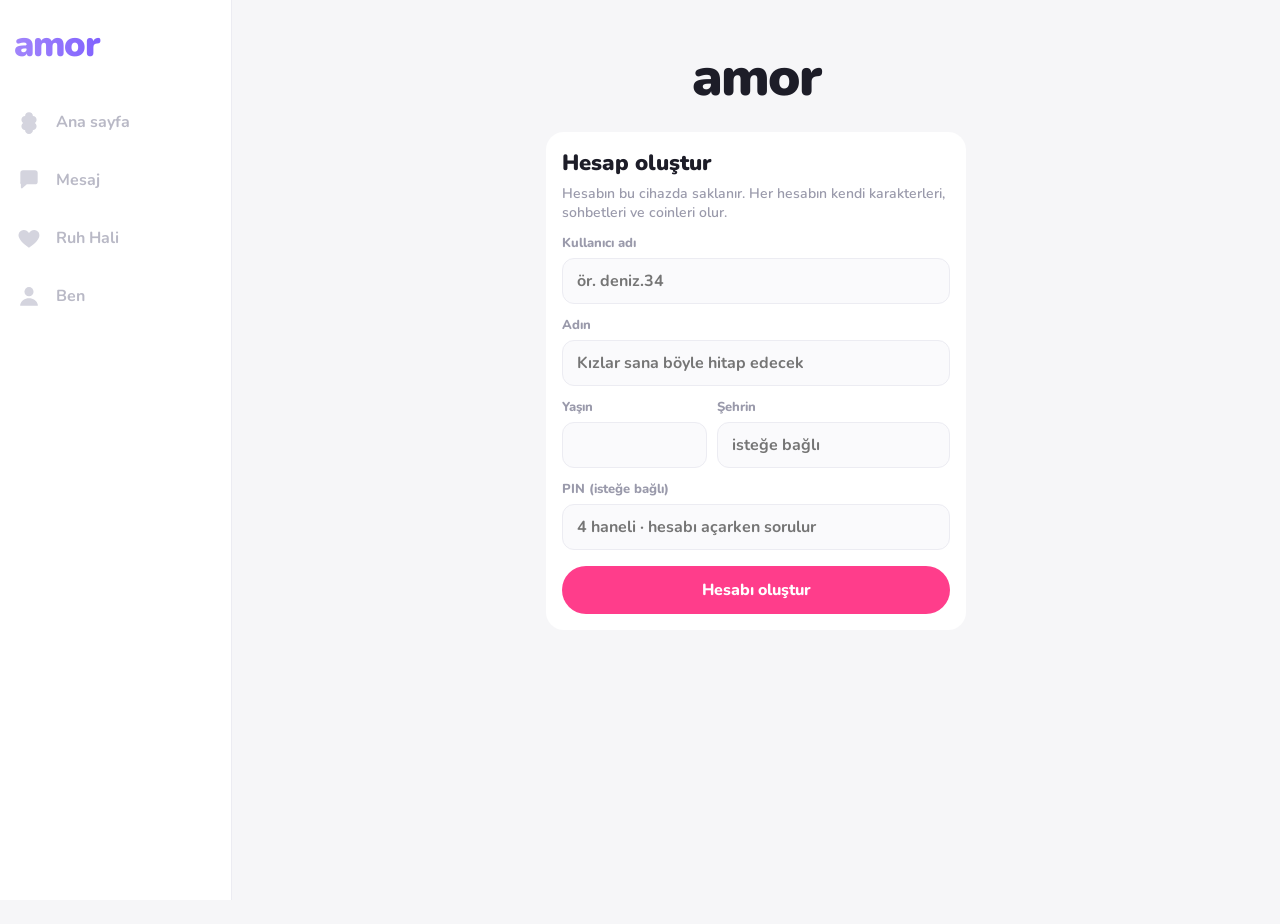
<file: index.html>
<!doctype html>
<html lang="tr">
<head>
  <meta charset="utf-8">
  <meta name="viewport" content="width=device-width, initial-scale=1, viewport-fit=cover">
  <meta name="theme-color" content="#7b5cff">
  <meta name="apple-mobile-web-app-capable" content="yes">
  <meta name="apple-mobile-web-app-status-bar-style" content="default">
  <meta name="description" content="Amor - kalıp tabanlı, ruh hali olan sanal profillerle sohbet.">
  <title>Amor</title>
  <meta name="mobile-web-app-capable" content="yes">
  <meta name="apple-mobile-web-app-title" content="Amor">
  <link rel="manifest" href="manifest.json">
  <link rel="icon" type="image/png" href="icons/icon-192.png">
  <link rel="apple-touch-icon" href="icons/apple-touch-icon.png">
  <link rel="preconnect" href="https://fonts.googleapis.com">
  <link rel="preconnect" href="https://fonts.gstatic.com" crossorigin>
  <link href="https://fonts.googleapis.com/css2?family=Nunito:wght@400;600;700;800;900&display=swap" rel="stylesheet">
  <link rel="stylesheet" href="css/style.css">
</head>
<body>
  <div class="app" id="app">
    <div class="splash" id="splash">
      <div class="logo">amor</div>
      <div class="splash-sub">kalpten gelen kalıplar</div>
    </div>

    <main id="view"></main>

    <nav class="nav" id="nav">
      <a class="nav-brand" href="#/home" aria-label="Amor">am<span>o</span>r</a>
      <a href="#/home" data-tab="home">
        <svg viewBox="0 0 24 24"><path d="M12 3c2.2 0 3.6 1.6 3.6 3.4 1.8 0 3.4 1.4 3.4 3.6 0 1.4-.8 2.4-1.7 3 .9.6 1.7 1.6 1.7 3 0 2.2-1.6 3.6-3.4 3.6 0 1.8-1.4 3.4-3.6 3.4s-3.6-1.6-3.6-3.4C6.6 19.6 5 18.2 5 16c0-1.4.8-2.4 1.7-3C5.8 12.4 5 11.4 5 10c0-2.2 1.6-3.6 3.4-3.6C8.4 4.6 9.8 3 12 3z"/></svg>
        <span>Ana sayfa</span>
      </a>
      <a href="#/messages" data-tab="messages">
        <svg viewBox="0 0 24 24"><path d="M4 5.5A2.5 2.5 0 0 1 6.5 3h11A2.5 2.5 0 0 1 20 5.5v8a2.5 2.5 0 0 1-2.5 2.5H10l-4.2 3.6c-.5.4-1.3.1-1.3-.6V16A2.5 2.5 0 0 1 4 13.5z"/></svg>
        <span>Mesaj</span>
        <b class="badge-count" id="navBadge" hidden>0</b>
      </a>
      <a href="#/mood" data-tab="mood">
        <svg viewBox="0 0 24 24"><path d="M12 21s-7.5-4.6-9.3-9.6C1.5 8 3.6 4.5 7.2 4.5c2 0 3.5 1.1 4.8 2.8 1.3-1.7 2.8-2.8 4.8-2.8 3.6 0 5.7 3.5 4.5 6.9C19.5 16.4 12 21 12 21z"/></svg>
        <span>Ruh Hali</span>
      </a>
      <a href="#/me" data-tab="me">
        <svg viewBox="0 0 24 24"><circle cx="12" cy="8" r="4.2"/><path d="M3.8 20.2c.9-4 4.2-6.2 8.2-6.2s7.3 2.2 8.2 6.2c.1.5-.3.8-.8.8H4.6c-.5 0-.9-.3-.8-.8z"/></svg>
        <span>Ben</span>
      </a>
    </nav>

    <div class="toasts" id="toasts"></div>
  </div>

  <script src="js/store.js"></script>
  <script src="js/data/photos.js"></script>
  <script src="js/data/pools.js"></script>
  <script src="js/data/archetypes.js"></script>
  <script src="js/data/intents.js"></script>
  <script src="js/data/topics.js"></script>
  <script src="js/data/traits.js"></script>
  <script src="js/data/shop.js"></script>
  <script src="js/data/questions.js"></script>
  <script src="js/data/memory-data.js"></script>
  <script src="js/data/reflect.js"></script>
  <script src="js/data/custom-characters.js"></script>
  <script src="js/data/custom-dialog.js"></script>
  <script src="js/schedule.js"></script>
  <script src="js/mood.js"></script>
  <script src="js/memory.js"></script>
  <script src="js/interest.js"></script>
  <script src="js/nlu.js"></script>
  <script src="js/reflect.js"></script>
  <script src="js/engine.js"></script>
  <script src="js/generator.js"></script>
  <script src="js/wallet.js"></script>
  <script src="js/shop.js"></script>
  <script src="js/games.js"></script>
  <script src="js/app.js"></script>
  <script src="js/call.js"></script>
</body>
</html>
</file>
<file: css/style.css>
/* ==========================================================
   Amor - mobil öncelikli arayüz
   ========================================================== */
:root {
  --pink: #ff3d8b;
  --pink-soft: #ffe4ef;
  --purple: #7b5cff;
  --purple-2: #a66bff;
  --purple-soft: #efeaff;
  --green: #2fd6a0;
  --teal: #19c3b0;
  --bg: #f6f6f8;
  --card: #ffffff;
  --text: #1d1d28;
  --muted: #9a9aab;
  --line: #ececf2;
  --chip: #f0f0f4;
  --radius: 18px;
  --nav-h: 64px;
  --safe-b: env(safe-area-inset-bottom, 0px);
  --safe-t: env(safe-area-inset-top, 0px);
  --chat-bg: linear-gradient(180deg, #3b1d63 0%, #241444 45%, #160d2c 100%);
  --side: 0px;       /* sol menü genişliği (telefonda yok) */
  --content: 1160px; /* geniş sayfalarda içerik genişliği */
  --narrow: 760px;   /* okuma sayfalarında içerik genişliği */
}

* { box-sizing: border-box; -webkit-tap-highlight-color: transparent; }
html, body { margin: 0; padding: 0; }
body {
  font-family: 'Nunito', system-ui, -apple-system, 'Segoe UI', sans-serif;
  background: var(--bg);
  color: var(--text);
  -webkit-font-smoothing: antialiased;
  overscroll-behavior-y: none;
}
button, input, textarea { font: inherit; color: inherit; }
button { cursor: pointer; border: 0; background: none; padding: 0; }
a { color: inherit; text-decoration: none; }
[hidden] { display: none !important; }

.app {
  position: relative;
  min-height: 100vh;
  min-height: 100dvh;
  padding-left: var(--side);
  background: var(--bg);
  overflow-x: hidden;
  overflow-x: clip; /* hidden yapışkan (sticky) üst kısmı bozar; destekleyen tarayıcıda clip */
}
#view { padding-bottom: calc(var(--nav-h) + var(--safe-b) + 12px); }
.no-nav #view { padding-bottom: 0; }

/* ---------- Açılış ---------- */
.splash {
  position: fixed; inset: 0; z-index: 100;
  display: flex; flex-direction: column; align-items: center; justify-content: center;
  background: #fff;
  transition: opacity .5s ease, visibility .5s;
}
.splash.hide { opacity: 0; visibility: hidden; }
.logo {
  font-size: 64px; font-weight: 900; letter-spacing: -2px;
  background: linear-gradient(90deg, #a78bfa, #7b5cff 50%, #c86bff);
  -webkit-background-clip: text; background-clip: text; color: transparent;
  animation: pop .7s cubic-bezier(.2, 1.4, .4, 1);
}
.splash-sub { margin-top: 4px; color: var(--muted); font-weight: 700; font-size: 14px; }
@keyframes pop { from { transform: scale(.6); opacity: 0; } to { transform: scale(1); opacity: 1; } }

/* ---------- Alt menü ---------- */
.nav {
  position: fixed; bottom: 0; left: 0; right: 0; z-index: 20;
  height: calc(var(--nav-h) + var(--safe-b)); padding-bottom: var(--safe-b);
  display: flex; background: rgba(255, 255, 255, .96);
  backdrop-filter: blur(12px); -webkit-backdrop-filter: blur(12px);
  border-top: 1px solid var(--line);
}
.no-nav .nav { display: none; }
.nav .nav-brand { display: none; }
.nav a {
  position: relative; flex: 1;
  display: flex; flex-direction: column; align-items: center; justify-content: center; gap: 2px;
  font-size: 12px; font-weight: 700; color: #b9b9c6;
}
.nav svg { width: 28px; height: 28px; fill: #d4d4de; transition: transform .2s; }
.nav a.active { color: var(--pink); }
.nav a.active svg { fill: var(--pink); transform: scale(1.08); }
.badge-count {
  position: absolute; top: 6px; left: calc(50% + 6px);
  min-width: 20px; height: 20px; padding: 0 6px; border-radius: 10px;
  background: #ff2d55; color: #fff; font-size: 11px; font-weight: 800;
  display: flex; align-items: center; justify-content: center; border: 2px solid #fff;
}

/* ---------- Ortak parçalar ---------- */
.page-pad { padding: calc(14px + var(--safe-t)) 16px 0; }
.h-title { font-size: 26px; font-weight: 900; margin: 6px 0 12px; }

.ava {
  position: relative; flex: none; border-radius: 50%;
  display: flex; align-items: center; justify-content: center;
  color: #fff; font-weight: 900; text-shadow: 0 2px 6px rgba(0, 0, 0, .18);
  overflow: visible;
}
.ava img { width: 100%; height: 100%; border-radius: 50%; object-fit: cover; }
.ava .deco { position: absolute; right: -2px; top: -4px; font-size: .32em; text-shadow: none; }
.ava .dot {
  position: absolute; right: 4%; bottom: 4%; width: 22%; height: 22%; min-width: 10px; min-height: 10px;
  border-radius: 50%; background: var(--green); border: 2.5px solid #fff;
}
.ava .dot.off { background: #c7c7d1; }

.chips { display: flex; flex-wrap: wrap; gap: 6px; }
.chip {
  display: inline-flex; align-items: center; gap: 3px;
  padding: 2px 9px; border-radius: 999px;
  background: var(--chip); color: #8a8a99; font-size: 12px; font-weight: 700; white-space: nowrap;
}
.chip.sex { background: var(--pink); color: #fff; }
.chip.loc { background: var(--teal); color: #fff; }
.chip.zod { background: linear-gradient(90deg, #c86bff, #ff5fb0); color: #fff; }
.chip.lv { background: linear-gradient(90deg, #ff6fa8, #ff3d8b); color: #fff; }
.chip.mood { color: #fff; }
.verified { font-size: 15px; margin-left: 4px; }

.tabs {
  display: flex; align-items: center; gap: 20px;
  overflow-x: auto; scrollbar-width: none; padding: 4px 0 10px;
}
.tabs::-webkit-scrollbar { display: none; }
.tabs button {
  position: relative; font-size: 19px; font-weight: 800; color: #c3c3cf; white-space: nowrap; padding-bottom: 8px;
}
.tabs button.active { color: var(--pink); }
.tabs button.active::after {
  content: ''; position: absolute; left: 50%; bottom: 0; transform: translateX(-50%);
  width: 12px; height: 5px; border-radius: 3px; background: var(--pink);
}
.tabs.dark button.active { color: var(--text); }
.tabs.dark button.active::after { width: 22px; background: var(--text); }

.empty { text-align: center; color: var(--muted); padding: 48px 20px; font-weight: 600; }
.empty .big { font-size: 44px; display: block; margin-bottom: 8px; }

.btn {
  display: inline-flex; align-items: center; justify-content: center; gap: 8px;
  height: 48px; padding: 0 22px; border-radius: 999px;
  font-weight: 800; font-size: 16px;
  transition: transform .12s, opacity .12s;
}
.btn:active { transform: scale(.97); }
.btn.primary { background: var(--purple); color: #fff; }
.btn.pink { background: var(--pink); color: #fff; }
.btn.ghost { background: var(--chip); color: var(--text); }
.btn.block { width: 100%; }
.btn.sm { height: 36px; padding: 0 16px; font-size: 14px; }

.card { background: var(--card); border-radius: var(--radius); padding: 16px; }

/* ---------- Ana sayfa ---------- */
.banners { display: grid; grid-template-columns: 1fr 1fr; gap: 10px; margin-bottom: 14px; }
.banner {
  position: relative; overflow: hidden; border-radius: 18px; padding: 14px 14px 16px; min-height: 84px;
  color: #fff; text-align: left;
}
.banner b { display: block; font-size: 18px; font-weight: 900; line-height: 1.15; }
.banner small { display: block; opacity: .85; font-weight: 700; margin-top: 2px; font-size: 12.5px; }
.banner .art { position: absolute; right: -6px; bottom: -10px; font-size: 52px; opacity: .95; transform: rotate(-8deg); }
.banner.gold { background: linear-gradient(120deg, #ffb72b, #ffd25e); }
.banner.green { background: linear-gradient(120deg, #2fd17a, #6be29f); }

.list { display: flex; flex-direction: column; }
.row {
  display: flex; align-items: center; gap: 14px; padding: 12px 0; text-align: left; width: 100%;
}
.row .info { flex: 1; min-width: 0; }
.row .name { font-size: 19px; font-weight: 800; display: flex; align-items: center; gap: 2px; }
.row .bio {
  margin-top: 6px; color: #8b8b99; font-size: 15px; line-height: 1.3;
  display: -webkit-box; -webkit-line-clamp: 2; -webkit-box-orient: vertical; overflow: hidden;
}
.row .chips { margin-top: 5px; }
.hi-btn {
  flex: none; width: 64px; height: 44px; border-radius: 22px;
  display: flex; align-items: center; justify-content: center;
  font-weight: 900; font-style: italic; font-size: 20px;
}
.hi-btn.hi { background: var(--pink-soft); color: var(--pink); }
.hi-btn.msg { background: var(--purple-soft); color: var(--purple); }
.hi-btn svg { width: 26px; height: 26px; fill: var(--purple); }

/* ---------- Mesajlar ---------- */
.msg-row { display: flex; align-items: center; gap: 12px; padding: 12px 16px; width: 100%; text-align: left; }
.msg-row:active { background: #f0eef6; }
.msg-row .info { flex: 1; min-width: 0; }
.msg-row .top { display: flex; justify-content: space-between; align-items: baseline; gap: 8px; }
.msg-row .name { font-size: 18px; font-weight: 800; }
.msg-row .time { color: var(--muted); font-size: 13px; font-weight: 600; flex: none; }
.msg-row .last { color: #8b8b99; font-size: 15px; margin-top: 3px; white-space: nowrap; overflow: hidden; text-overflow: ellipsis; }
.msg-row .last.typing { color: var(--purple); font-weight: 700; }
.msg-row .bottom { display: flex; justify-content: space-between; align-items: center; gap: 8px; }
.ava .unread {
  position: absolute; top: -2px; right: -2px; min-width: 22px; height: 22px; padding: 0 6px; border-radius: 11px;
  background: #ff2d55; color: #fff; font-size: 12px; font-weight: 800;
  display: flex; align-items: center; justify-content: center; border: 2px solid #fff; text-shadow: none;
}
.notice {
  margin: 4px 0 6px; padding: 12px 16px; background: #ffe9f0; color: var(--pink); font-weight: 700; font-size: 14px;
}

/* ---------- Profil ---------- */
.cover { position: relative; height: 340px; overflow: hidden; }
.cover img { width: 100%; height: 100%; object-fit: cover; object-position: center 25%; display: block; cursor: zoom-in; }
.cover .cover-bg { display: none; }
.cover::after { content: ''; position: absolute; inset: 0; pointer-events: none; background: linear-gradient(180deg, rgba(0,0,0,.25), rgba(0,0,0,0) 30%, rgba(246,246,248,0) 65%, var(--bg) 100%); }
.round-btn {
  position: absolute; top: calc(14px + var(--safe-t)); z-index: 3;
  width: 44px; height: 44px; border-radius: 50%;
  background: rgba(0, 0, 0, .25); display: flex; align-items: center; justify-content: center;
  backdrop-filter: blur(6px); -webkit-backdrop-filter: blur(6px);
}
.round-btn svg { width: 22px; height: 22px; stroke: #fff; fill: none; stroke-width: 2.4; stroke-linecap: round; stroke-linejoin: round; }
.round-btn.left { left: 16px; }
.round-btn.right { right: 16px; }

.pcard {
  position: relative; margin: -110px 16px 0; z-index: 2;
  background: rgba(255, 255, 255, .92); backdrop-filter: blur(10px); -webkit-backdrop-filter: blur(10px);
  border-radius: 20px; padding: 64px 18px 16px;
}
.pcard .ava { position: absolute; top: -48px; left: 18px; border: 4px solid #fff; box-shadow: 0 6px 20px rgba(0,0,0,.12); }
.pcard .pname { display: flex; align-items: center; gap: 8px; flex-wrap: wrap; font-size: 24px; font-weight: 900; }
.online-pill { font-size: 13px; font-weight: 800; color: #19b884; background: #e2fbf1; border-radius: 999px; padding: 3px 10px; }
.online-pill.off { color: #8a8a99; background: var(--chip); }
.pcard .pbio { color: var(--muted); font-weight: 600; margin: 4px 0 10px; }
.stats { display: flex; margin-top: 14px; }
.stats div { flex: 1; position: relative; }
.stats div + div::before { content: ''; position: absolute; left: -10px; top: 12px; height: 16px; width: 1px; background: #ddd; }
.stats b { display: block; font-size: 20px; font-weight: 900; }
.stats span { color: var(--muted); font-size: 13px; font-weight: 600; }

.mood-strip {
  margin: 12px 16px 0; display: flex; align-items: center; gap: 12px;
  background: #fff; border-radius: 18px; padding: 12px 14px; width: calc(100% - 32px); text-align: left;
}
.mood-strip .em { font-size: 30px; }
.mood-strip .txt { flex: 1; }
.mood-strip b { display: block; font-weight: 900; }
.mood-strip small { color: var(--muted); font-weight: 600; }

.sheet-body { margin-top: 12px; background: #fff; border-radius: 22px 22px 0 0; padding: 18px 16px 120px; min-height: 50vh; }
.sec-title { font-weight: 900; font-size: 18px; margin: 16px 0 10px; }
.verify { display: grid; grid-template-columns: 1fr 1fr; gap: 8px; }
.verify div { border-radius: 12px; padding: 12px; font-weight: 800; font-size: 13.5px; display: flex; gap: 6px; align-items: center; }
.verify .v1 { background: #fff0fa; color: #e04fc9; }
.verify .v2 { background: #e9fbef; color: #21b35d; }
.info-row { display: flex; align-items: center; gap: 10px; padding: 7px 0; font-size: 16px; }
.info-row span { color: var(--muted); font-weight: 600; min-width: 92px; }
.info-row b { font-weight: 700; }
.trait { margin: 8px 0; }
.trait .t-top { display: flex; justify-content: space-between; font-size: 14px; font-weight: 700; color: #6c6c7c; }
.bar { height: 8px; border-radius: 4px; background: var(--chip); overflow: hidden; margin-top: 4px; }
.bar i { display: block; height: 100%; border-radius: 4px; background: linear-gradient(90deg, var(--purple-2), var(--pink)); }

.album { display: grid; grid-template-columns: repeat(3, 1fr); gap: 6px; }
.album div { aspect-ratio: 3 / 4; border-radius: 12px; overflow: hidden; }
.album img, .p-img img { width: 100%; height: 100%; object-fit: cover; display: block; cursor: zoom-in; }
.post { padding: 12px 0; border-bottom: 1px solid var(--line); }
.post .p-head { display: flex; gap: 10px; align-items: center; }
.post .p-head b { display: block; font-weight: 800; }
.post .p-head small { color: var(--muted); font-weight: 600; }
.post p { margin: 10px 0; font-size: 15.5px; line-height: 1.4; }
.post .p-img { aspect-ratio: 4 / 5; width: 62%; border-radius: 14px; overflow: hidden; }
.chip.arch { background: linear-gradient(90deg, #7b5cff, #a66bff); color: #fff; }

/* ---------- Fotoğraf görüntüleyici ---------- */
.lightbox {
  position: fixed; inset: 0; z-index: 80; background: rgba(10, 6, 20, .94);
  display: flex; align-items: center; justify-content: center; animation: toastIn .2s ease-out;
}
.lightbox img { max-width: 100%; max-height: 100%; object-fit: contain; }
.lb-close, .lb-nav {
  position: absolute; width: 44px; height: 44px; border-radius: 50%;
  background: rgba(255, 255, 255, .14); color: #fff; font-size: 22px; font-weight: 800;
  display: flex; align-items: center; justify-content: center;
}
.lb-close { top: calc(14px + var(--safe-t)); right: 14px; }
.lb-nav { top: 50%; transform: translateY(-50%); font-size: 30px; }
.lb-nav.prev { left: 10px; }
.lb-nav.next { right: 10px; }
.lb-count { position: absolute; bottom: calc(18px + var(--safe-b)); left: 50%; transform: translateX(-50%); color: #fff; font-weight: 800; font-size: 14px; opacity: .8; }

/* ---------- Karakter oluştur ---------- */
.create { padding-bottom: 8px; }
.dice-all { background: var(--purple-soft); color: var(--purple); font-size: 14px; padding: 6px 12px; }
.dice-btn { width: 36px; height: 36px; border-radius: 50%; background: var(--chip); font-size: 18px; }
.sets { display: flex; gap: 10px; overflow-x: auto; padding: 12px 2px 4px; scrollbar-width: none; scroll-snap-type: x proximity; }
.sets::-webkit-scrollbar { display: none; }
.set { flex: none; width: 78px; text-align: center; scroll-snap-align: center; }
.set img {
  width: 78px; height: 104px; object-fit: cover; border-radius: 14px; display: block;
  border: 3px solid transparent; transition: transform .15s, border-color .15s;
}
.set span { display: block; font-size: 11px; font-weight: 800; color: var(--muted); margin-top: 4px; }
.set.used img { opacity: .45; }
.set.on img { border-color: var(--purple); transform: scale(1.04); opacity: 1; }
.set.on span { color: var(--purple); }
.presets button.on { background: var(--purple); color: #fff; }
.preview { margin: 0 16px; background: #fff; border-radius: 20px; overflow: hidden; }
.pv-photo { position: relative; aspect-ratio: 4 / 5; max-height: 460px; width: 100%; background: var(--chip); }
.pv-photo img { width: 100%; height: 100%; object-fit: cover; display: block; }
.pv-over { position: absolute; left: 0; right: 0; bottom: 0; padding: 40px 16px 14px; background: linear-gradient(180deg, rgba(0,0,0,0), rgba(0,0,0,.65)); color: #fff; }
.pv-over b { display: block; font-size: 26px; font-weight: 900; margin-bottom: 6px; }
.pv-over .chip:not(.sex):not(.loc):not(.zod) { background: rgba(255,255,255,.25); color: #fff; }
.pv-body { padding: 12px 16px 16px; }
.pv-bio { margin: 8px 0 10px; color: #55556a; font-weight: 700; font-style: italic; }
.pv-sample { margin-top: 12px; background: #2c2442; color: #fff; border-radius: 16px; border-top-left-radius: 6px; padding: 10px 14px; font-weight: 700; font-size: 14.5px; }
.pv-sample small { display: block; color: #b9a8e6; font-size: 11px; font-weight: 800; margin-bottom: 2px; }

.hcard .thumbs { display: flex; gap: 6px; margin-top: 8px; }
.hcard .thumbs img { width: 40px; height: 52px; object-fit: cover; border-radius: 8px; cursor: zoom-in; }

.cta-bar {
  position: fixed; left: var(--side); right: 0; bottom: 0; z-index: 10;
  display: flex; gap: 12px;
  padding: 12px max(16px, calc((100vw - var(--side) - 860px) / 2)) calc(12px + var(--safe-b));
  background: linear-gradient(180deg, rgba(255,255,255,0), #fff 35%);
}
.cta-bar .follow { width: 56px; height: 56px; border-radius: 50%; background: var(--chip); font-size: 22px; flex: none; }
.cta-bar .follow.on { background: var(--pink-soft); }
.cta-bar .btn { flex: 1; height: 56px; font-size: 18px; }

/* ---------- Sohbet ---------- */
.chat {
  height: 100vh; height: 100dvh; display: flex; flex-direction: column;
  background: var(--chat-bg); color: #fff;
}
.chat-head {
  flex: none; display: flex; align-items: center; justify-content: space-between;
  padding: calc(10px + var(--safe-t)) 10px 6px;
}
.icon-btn { width: 44px; height: 44px; display: flex; align-items: center; justify-content: center; border-radius: 50%; }
.icon-btn svg { width: 24px; height: 24px; stroke: currentColor; fill: none; stroke-width: 2.2; stroke-linecap: round; stroke-linejoin: round; }
.couple { display: flex; align-items: center; gap: 0; }
.couple .heart {
  position: relative; margin: 0 -4px; z-index: 1; font-size: 30px; line-height: 1;
  display: flex; flex-direction: column; align-items: center;
  filter: drop-shadow(0 0 8px rgba(255, 80, 160, .6));
}
.couple .heart small { font-size: 11px; font-weight: 900; color: #ff8cc0; margin-top: -2px; }
.couple .ava { border: 2px solid #fff; }

.hcard {
  flex: none; margin: 4px 14px 6px; padding: 12px; border-radius: 18px;
  background: rgba(255, 255, 255, .06); border: 1px solid rgba(255, 255, 255, .12);
  display: flex; gap: 12px; align-items: center;
}
.hcard .info { flex: 1; min-width: 0; }
.hcard .nm { font-size: 18px; font-weight: 900; color: #ff5b7f; letter-spacing: 1px; }
.hcard .meta { font-size: 12.5px; color: #cfc6e6; font-weight: 600; white-space: nowrap; overflow: hidden; text-overflow: ellipsis; }
.hcard .lvbar { margin-top: 6px; display: flex; align-items: center; gap: 8px; font-size: 11.5px; font-weight: 800; color: #ffb3d1; }
.hcard .lvbar .bar { flex: 1; background: rgba(255, 255, 255, .12); margin: 0; height: 6px; }
.hcard .mood-btn {
  flex: none; display: flex; flex-direction: column; align-items: center; gap: 2px;
  font-size: 26px; padding: 6px 8px; border-radius: 14px; background: rgba(255, 255, 255, .08);
}
.hcard .mood-btn small { font-size: 10.5px; font-weight: 800; color: #e6dcff; max-width: 70px; text-align: center; line-height: 1.1; }

.msgs { flex: 1; overflow-y: auto; padding: 8px 14px 12px; -webkit-overflow-scrolling: touch; overscroll-behavior: contain; }
.stamp { text-align: center; color: #a99bc9; font-size: 13px; font-weight: 700; margin: 14px 0 8px; }
.sys { text-align: center; color: #c9bde6; font-size: 12.5px; font-weight: 600; background: rgba(255,255,255,.07); border-radius: 12px; padding: 8px 12px; margin: 10px auto; max-width: 90%; }
.msg { display: flex; align-items: flex-end; gap: 8px; margin: 14px 0; animation: msgIn .22s ease-out; }
.msg.her.cont, .msg.me + .msg.me { margin-top: 6px; }
.msg.me { justify-content: flex-end; }
.msg .bubble {
  max-width: 74%; padding: 11px 15px; border-radius: 20px; font-size: 16px; font-weight: 700; line-height: 1.35;
  word-wrap: break-word; overflow-wrap: anywhere; white-space: pre-wrap;
}
.msg.her .bubble { background: #2c2442; border-top-left-radius: 6px; }
.msg.me .bubble { background: var(--pink); border-top-right-radius: 6px; }
.msg.her.cont .ava { visibility: hidden; }
.msg .seen { width: 20px; height: 20px; border-radius: 50%; background: var(--green); display: flex; align-items: center; justify-content: center; flex: none; }
.msg .seen svg { width: 12px; height: 12px; stroke: #fff; fill: none; stroke-width: 3.2; }
.msg .seen.wait { background: #5a4b7c; }
@keyframes msgIn { from { opacity: 0; transform: translateY(6px) scale(.98); } to { opacity: 1; transform: none; } }

.typing-dots { display: inline-flex; gap: 4px; padding: 4px 2px; }
.typing-dots i { width: 7px; height: 7px; border-radius: 50%; background: #b9a8e6; animation: blink 1.2s infinite; }
.typing-dots i:nth-child(2) { animation-delay: .2s; }
.typing-dots i:nth-child(3) { animation-delay: .4s; }
@keyframes blink { 0%, 60%, 100% { opacity: .3; transform: translateY(0); } 30% { opacity: 1; transform: translateY(-3px); } }

.quick { flex: none; display: flex; gap: 8px; overflow-x: auto; padding: 8px 14px; scrollbar-width: none; }
.quick::-webkit-scrollbar { display: none; }
.quick button {
  flex: none; display: flex; align-items: center; gap: 6px;
  padding: 8px 14px; border-radius: 999px; background: rgba(255, 255, 255, .1); color: #fff;
  font-weight: 700; font-size: 14px; white-space: nowrap;
}
.quick button::before { content: '💬'; font-size: 13px; }

.composer {
  flex: none; display: flex; align-items: center; gap: 10px;
  padding: 10px 12px calc(10px + var(--safe-b)); background: #f4f3f9;
}
.composer input {
  flex: 1; min-width: 0; height: 48px; border-radius: 24px; border: 0; outline: none;
  background: #fff; color: var(--text); padding: 0 18px; font-size: 16px; font-weight: 600;
}
.composer input::placeholder { color: #b5b5c3; }
.send-btn {
  flex: none; width: 48px; height: 48px; border-radius: 50%; background: var(--purple);
  display: flex; align-items: center; justify-content: center;
}
.send-btn svg { width: 22px; height: 22px; fill: #fff; }
.send-btn:disabled { opacity: .5; }
.composer:has(+ .chat-tools) { padding-bottom: 4px; }
.chat-tools {
  flex: none; display: flex; justify-content: space-around;
  padding: 2px 8px calc(8px + var(--safe-b)); background: #f4f3f9; color: #6b6b7e;
}
.chat-tools button { display: flex; flex-direction: column; align-items: center; gap: 1px; font-size: 11px; font-weight: 800; padding: 4px 6px; border-radius: 12px; }
.chat-tools button span { font-size: 24px; line-height: 1.1; }
.chat-tools button:active { background: #e8e6f2; }

.menu {
  position: absolute; right: 12px; top: calc(56px + var(--safe-t)); z-index: 30;
  background: #fff; color: var(--text); border-radius: 14px; overflow: hidden;
  box-shadow: 0 10px 40px rgba(0, 0, 0, .3); min-width: 200px;
}
.menu button { display: block; width: 100%; text-align: left; padding: 14px 16px; font-weight: 700; }
.menu button + button { border-top: 1px solid var(--line); }
.menu button.danger { color: #ff2d55; }

/* ---------- Ruh hali ---------- */
.mood-card {
  display: flex; align-items: center; gap: 12px; padding: 12px; margin-bottom: 10px;
  background: #fff; border-radius: 18px; width: 100%; text-align: left;
}
.mood-card .info { flex: 1; min-width: 0; }
.mood-card .name { font-weight: 900; font-size: 17px; }
.mini-bars { display: grid; grid-template-columns: 1fr 1fr; gap: 4px 10px; margin-top: 6px; }
.mini-bars label { font-size: 11px; font-weight: 700; color: var(--muted); }
.mini-bars .bar { height: 5px; margin-top: 2px; }
.mood-card .face { font-size: 30px; text-align: center; }
.mood-card .face small { display: block; font-size: 11px; font-weight: 800; color: var(--muted); }

.editor-head {
  display: flex; align-items: center; gap: 10px; padding: calc(10px + var(--safe-t)) 10px 4px;
}
.editor-head .icon-btn { color: var(--text); }
.editor-head h1 { font-size: 20px; font-weight: 900; margin: 0; flex: 1; }

.pad-wrap { padding: 0 16px; }
.pad {
  position: relative; width: 100%; aspect-ratio: 1 / 1; max-height: 70vh; margin: 0 auto;
  border-radius: 22px; overflow: hidden; touch-action: none; user-select: none;
  background:
    linear-gradient(90deg, rgba(91,141,239,.0), rgba(255,255,255,0)),
    conic-gradient(from 0deg at 50% 50%, #ffe6c7 0 90deg, #d8f6e8 90deg 180deg, #dfe6fb 180deg 270deg, #ffd9d9 270deg 360deg);
  box-shadow: inset 0 0 0 1px rgba(0,0,0,.04);
}
.pad::before, .pad::after { content: ''; position: absolute; background: rgba(0, 0, 0, .08); }
.pad::before { left: 50%; top: 0; bottom: 0; width: 1px; }
.pad::after { top: 50%; left: 0; right: 0; height: 1px; }
.pad .q { position: absolute; font-size: 13px; font-weight: 800; color: rgba(0,0,0,.45); display: flex; align-items: center; gap: 4px; }
.pad .q.tl { left: 12px; top: 12px; }
.pad .q.tr { right: 12px; top: 12px; }
.pad .q.bl { left: 12px; bottom: 12px; }
.pad .q.br { right: 12px; bottom: 12px; }
.pad .axis { position: absolute; font-size: 10.5px; font-weight: 800; color: rgba(0,0,0,.35); letter-spacing: .5px; }
.pad .axis.x { right: 10px; top: calc(50% + 4px); }
.pad .axis.y { left: calc(50% + 6px); top: 34px; }
.pad .knob, .pad .ghost {
  position: absolute; width: 34px; height: 34px; margin: -17px 0 0 -17px; border-radius: 50%;
  display: flex; align-items: center; justify-content: center; font-size: 20px; pointer-events: none;
}
.pad .knob { background: #fff; box-shadow: 0 4px 16px rgba(60, 30, 120, .35); z-index: 2; transition: transform .1s; }
.pad.drag .knob { transform: scale(1.15); }
.pad .ghost { border: 2px dashed rgba(0, 0, 0, .3); width: 22px; height: 22px; margin: -11px 0 0 -11px; }

.ctrl { background: #fff; border-radius: 18px; padding: 14px 16px; margin: 12px 16px 0; }
.ctrl .row2 { display: flex; justify-content: space-between; align-items: center; font-weight: 800; }
.ctrl .row2 small { color: var(--muted); font-weight: 700; }
.ctrl input[type=range] { width: 100%; margin: 10px 0 4px; accent-color: var(--purple); height: 28px; }
.ctrl input[type=text] {
  width: 100%; height: 44px; border-radius: 12px; border: 1px solid var(--line); padding: 0 14px; outline: none; margin-top: 8px; font-weight: 600;
}
.ctrl input[type=text]:focus { border-color: var(--purple); }
.presets { display: flex; flex-wrap: wrap; gap: 8px; margin-top: 10px; }
.presets button { padding: 8px 12px; border-radius: 999px; background: var(--chip); font-weight: 800; font-size: 13.5px; }
.switch { position: relative; width: 50px; height: 30px; flex: none; }
.switch input { opacity: 0; width: 0; height: 0; }
.switch span { position: absolute; inset: 0; border-radius: 15px; background: #ddd; transition: .2s; }
.switch span::after { content: ''; position: absolute; left: 3px; top: 3px; width: 24px; height: 24px; border-radius: 50%; background: #fff; transition: .2s; box-shadow: 0 1px 4px rgba(0,0,0,.2); }
.switch input:checked + span { background: var(--purple); }
.switch input:checked + span::after { transform: translateX(20px); }
.live-label { display: flex; align-items: center; gap: 10px; margin: 12px 16px 0; padding: 12px 16px; border-radius: 18px; color: #fff; font-weight: 900; font-size: 17px; }
.live-label .em { font-size: 28px; }
.live-label small { display: block; font-weight: 700; opacity: .9; font-size: 12.5px; }
.actions { display: flex; gap: 10px; margin: 14px 16px 0; }
.actions .btn { flex: 1; }
.log { margin: 12px 16px 24px; }
.log-item { display: flex; gap: 10px; align-items: center; padding: 10px 0; border-bottom: 1px solid var(--line); font-size: 14px; }
.log-item .em { font-size: 22px; }
.log-item .txt { flex: 1; }
.log-item small { color: var(--muted); font-weight: 600; display: block; }

/* ---------- Ben ---------- */
.me-head {
  padding: calc(24px + var(--safe-t)) 16px 70px;
  background: linear-gradient(160deg, #b98cff, #7b5cff 55%, #ff6fb1);
  color: #fff;
}
.me-head .row-me { display: flex; align-items: center; gap: 14px; }
.me-head .nm { font-size: 24px; font-weight: 900; }
.me-head small { opacity: .9; font-weight: 700; }
.me-card { margin: -50px 16px 0; position: relative; }
.field { margin-top: 12px; }
.field label { display: block; font-size: 13px; font-weight: 800; color: var(--muted); margin-bottom: 6px; }
.field input { width: 100%; height: 46px; border-radius: 12px; border: 1px solid var(--line); padding: 0 14px; outline: none; font-weight: 700; background: #fafafc; }
.field input:focus { border-color: var(--purple); background: #fff; }
.about { color: #6c6c7c; font-size: 14.5px; line-height: 1.55; }
.about code { background: var(--chip); padding: 1px 6px; border-radius: 6px; font-size: 13px; }

/* ---------- Bildirim ---------- */
.toasts {
  position: fixed; top: calc(10px + var(--safe-t)); left: 50%; transform: translateX(-50%);
  width: calc(100% - 24px); max-width: 456px; z-index: 60; display: flex; flex-direction: column; gap: 8px; pointer-events: none;
}
.toast {
  pointer-events: auto; display: flex; align-items: center; gap: 10px;
  background: rgba(255, 255, 255, .97); border-radius: 18px; padding: 10px 12px;
  box-shadow: 0 10px 30px rgba(40, 20, 90, .22); animation: toastIn .3s ease-out; text-align: left; width: 100%;
}
.toast b { display: block; font-weight: 900; }
.toast span { color: #6c6c7c; font-size: 14px; font-weight: 600; display: block; white-space: nowrap; overflow: hidden; text-overflow: ellipsis; }
.toast .info { flex: 1; min-width: 0; }
.toast.out { opacity: 0; transform: translateY(-10px); transition: .3s; }
@keyframes toastIn { from { opacity: 0; transform: translateY(-14px); } to { opacity: 1; transform: none; } }

/* ==========================================================
   Ekonomi: coin, yükleme, ödüller, mağaza, VIP, oyun, hediye
   ========================================================== */
.coin, .big-coin {
  display: inline-flex; align-items: center; justify-content: center; flex: none;
  width: 18px; height: 18px; border-radius: 50%; font-size: 10px; line-height: 1; color: #fff;
  background: radial-gradient(circle at 35% 30%, #ffe680, #f5b50a 60%, #d48806);
  box-shadow: inset 0 -2px 0 rgba(0,0,0,.12); vertical-align: -3px;
}
.big-coin { width: 46px; height: 46px; font-size: 22px; }
.big-coin.sm { width: 34px; height: 34px; font-size: 16px; }

.eco { min-height: 100vh; min-height: 100dvh; padding-bottom: calc(24px + var(--safe-b)); }
.eco-head {
  display: grid; grid-template-columns: 44px 1fr auto; align-items: center; gap: 6px;
  padding: calc(10px + var(--safe-t)) 10px 8px; color: #fff;
}
.eco-head h1 { margin: 0; text-align: center; font-size: 20px; font-weight: 900; }
.eco-head .head-link { font-weight: 800; font-size: 14px; padding: 0 6px; }
.eco-head.dark-text { color: var(--text); }
.eco-head > span:not(.coin-pill) { width: 44px; }
.light-page { background: var(--bg); }
.demo-note { margin: 14px 16px 0; font-size: 12.5px; color: var(--muted); font-weight: 600; line-height: 1.5; }

/* Yükleme */
.recharge { background: linear-gradient(180deg, #f4e9ff 0, #f4e9ff 240px, #fff 240px); }
.recharge .eco-head { color: var(--text); }
.balance-card {
  position: relative; margin: 6px 16px 0; padding: 18px; border-radius: 22px 22px 0 0; overflow: hidden;
  background: linear-gradient(120deg, #ffc94d, #ffb02e); color: #fff; min-height: 130px;
}
.balance-card small { font-weight: 700; opacity: .9; }
.balance-card b { display: block; font-size: 52px; font-weight: 900; margin-top: 8px; text-shadow: 0 2px 8px rgba(0,0,0,.08); }
.balance-card .where { position: absolute; right: 14px; top: 14px; background: rgba(255,255,255,.3); padding: 4px 12px; border-radius: 999px; font-weight: 800; font-size: 13px; }
.balance-card .big-coin { position: absolute; right: 20px; bottom: -8px; width: 110px; height: 110px; font-size: 56px; opacity: .35; }
.star-strip {
  display: flex; align-items: center; gap: 10px; margin: 0 16px; padding: 12px 14px;
  background: linear-gradient(90deg, #3d2410, #5a3214); color: #ffd98a; font-weight: 800; font-size: 14px;
  border-radius: 0 0 22px 22px;
}
.star-strip span:first-child { font-size: 26px; }
.star-strip span:last-child { margin-left: auto; font-size: 22px; }
.month-card { margin: 14px 16px 0; padding: 14px; border: 1.5px solid #ffd1e3; border-radius: 18px; background: #fff7fb; }
.month-card .row2 { display: flex; justify-content: space-between; font-weight: 800; margin-top: 6px; }
.month-card p { margin: 8px 0 0; font-size: 14px; color: #555; }
.month-card p b { color: var(--pink); }
.pinkbar { height: 10px; background: #fff; box-shadow: inset 0 0 0 1px #ffe0ec; }
.pinkbar i { background: var(--pink); }
.packs { display: grid; grid-template-columns: repeat(3, 1fr); gap: 10px; margin: 16px 16px 0; }
.pack {
  position: relative; display: flex; flex-direction: column; align-items: center; gap: 8px;
  padding: 16px 8px 10px; background: #f6f6f8; border-radius: 16px;
}
.pack:active { transform: scale(.97); }
.pack b { font-size: 20px; font-weight: 900; }
.pack .price { width: 100%; background: var(--pink); color: #fff; font-weight: 800; font-size: 13px; padding: 7px 4px; border-radius: 999px; }
.pack em { position: absolute; top: 6px; right: 6px; background: #ff9f1c; color: #fff; font-style: normal; font-size: 10.5px; font-weight: 800; padding: 1px 6px; border-radius: 6px; }
.hist { display: flex; justify-content: space-between; align-items: center; padding: 10px 0; border-bottom: 1px solid var(--line); }
.hist b { display: block; font-size: 14.5px; }
.hist small { color: var(--muted); font-weight: 600; }
.hist .plus { color: #16a34a; font-weight: 900; }
.hist .minus { color: #ef4444; font-weight: 900; }

/* Alt sayfa (sheet) */
.sheet-wrap { position: fixed; inset: 0; padding-left: var(--side); z-index: 70; background: rgba(0,0,0,0); transition: background .25s; display: flex; align-items: flex-end; justify-content: center; }
.sheet-wrap.open { background: rgba(0,0,0,.45); }
.sheet {
  width: 100%; max-width: 560px; max-height: 88vh; overflow-y: auto;
  border-radius: 24px 24px 0 0; padding: 10px 16px calc(16px + var(--safe-b));
  transform: translateY(100%); transition: transform .25s ease-out;
}
.sheet-wrap.open .sheet { transform: none; }
.sheet.light { background: #fff; }
.sheet h3 { margin: 6px 0 12px; text-align: center; font-weight: 900; }
.sheet-grip { width: 40px; height: 5px; border-radius: 3px; background: #ddd; margin: 0 auto 6px; }
.pay-coins { display: flex; flex-direction: column; align-items: center; gap: 6px; margin-bottom: 12px; }
.pay-coins b { font-size: 34px; font-weight: 900; }
.pay-coins small { color: var(--muted); font-weight: 700; }
.pay-row { display: flex; justify-content: space-between; padding: 10px 0; border-top: 1px solid var(--line); font-weight: 700; }
.pay-row s { color: var(--muted); font-weight: 600; margin-right: 4px; }
.sheet .btn { margin-top: 14px; }
.spinner { width: 18px; height: 18px; border-radius: 50%; border: 3px solid rgba(255,255,255,.4); border-top-color: #fff; animation: spin .8s linear infinite; }
@keyframes spin { to { transform: rotate(360deg); } }
.shake { animation: shake .35s; }
@keyframes shake { 25% { transform: translateX(-8px); } 75% { transform: translateX(8px); } }

/* Yükleme Yıldızı */
.star { background: linear-gradient(180deg, #8f1010 0%, #b3140f 40%, #c0291a 100%); color: #ffe7a3; }
.star-hero { position: relative; text-align: center; padding: 10px 0 0; }
.star-hero h2 {
  margin: 0; font-size: 46px; line-height: 1; font-weight: 900; letter-spacing: 1px;
  background: linear-gradient(180deg, #fff6c2, #ffcf3f 50%, #d48806); -webkit-background-clip: text; background-clip: text; color: transparent;
  filter: drop-shadow(0 4px 0 #6b1d00);
}
.star-hero .chest { display: block; font-size: 90px; margin-bottom: -12px; filter: drop-shadow(0 0 30px #ffd34a); }
.star-pill { margin: 18px auto 0; width: max-content; padding: 10px 40px; border-radius: 999px; background: linear-gradient(180deg, #ff8a1f, #d95f00); border: 3px solid #ffd34a; color: #fff6d6; font-weight: 900; }
.clock { display: flex; justify-content: center; align-items: flex-end; gap: 6px; margin: 16px 0 6px; font-weight: 900; font-size: 22px; }
.clock div { text-align: center; }
.clock small { display: block; font-size: 11px; font-weight: 700; color: #ffd6a8; }
.clock i { display: inline-block; width: 26px; height: 34px; margin: 0 1px; line-height: 34px; font-style: normal; background: #7a0d0d; border: 1px solid #ff9a6b; border-radius: 4px; color: #ffcf73; }
.star-box { margin: 12px 16px 0; padding: 14px; border-radius: 16px; background: rgba(100,0,0,.4); border: 1.5px solid #ff9a6b; }
.star-box small { display: block; text-align: center; font-weight: 700; }
.star-box > b { display: flex; justify-content: center; align-items: center; gap: 8px; font-size: 40px; font-weight: 900; color: #ffd34a; }
.star-box .row2 { display: flex; justify-content: space-between; font-weight: 800; font-size: 14px; }
.goldbar { height: 12px; background: #5a0909; margin: 8px 0 12px; }
.goldbar i { background: linear-gradient(90deg, #ffd34a, #ff9f1c); }
.tier { display: flex; align-items: center; gap: 10px; padding: 8px 0; border-top: 1px dashed rgba(255,200,150,.3); }
.tier .t-at { min-width: 64px; font-weight: 900; color: #ffd34a; }
.tier .t-label { flex: 1; font-weight: 700; font-size: 14px; }
.tier:not(.ok) { opacity: .7; }

/* Ödüller (Görev Merkezi) */
.rewards { background: #fff; }
.rw-head { position: relative; background: linear-gradient(160deg, #ff3d8b, #ff6fae 70%, #ff9cc6); padding-bottom: 40px; overflow: hidden; }
.rw-user { padding: 6px 20px 0; color: #fff; }
.rw-user b { display: block; font-size: 24px; font-weight: 900; }
.rw-user small { font-weight: 700; opacity: .95; display: inline-flex; align-items: center; gap: 4px; }
.rw-art { position: absolute; right: 16px; bottom: 6px; font-size: 76px; transform: rotate(-8deg); }
.rw-body { position: relative; margin-top: -24px; background: #fff; border-radius: 24px 24px 0 0; padding: 18px 16px 0; }
.rw-card .row2 { display: flex; justify-content: space-between; align-items: baseline; gap: 8px; }
.rw-card .row2 b { font-size: 18px; font-weight: 900; }
.rw-card .row2 small { color: var(--muted); font-weight: 600; }
.days { display: grid; grid-template-columns: repeat(7, 1fr); gap: 5px; margin: 12px 0; }
.day { display: flex; flex-direction: column; align-items: center; gap: 1px; padding: 8px 2px; border-radius: 12px; background: #f4f4f8; font-size: 11px; }
.day span { font-size: 20px; }
.day b { font-weight: 900; color: var(--pink); }
.day small { color: var(--muted); font-weight: 700; }
.day em { font-style: normal; font-weight: 800; color: var(--muted); min-height: 14px; }
.day.taken { background: #fff0f6; opacity: .75; }
.day.today { background: #ffe4ef; box-shadow: inset 0 0 0 2px var(--pink); }
.day.today em { color: var(--pink); }
.btn:disabled { opacity: .55; }
.btn.pink:disabled { background: #ffc4da; opacity: 1; }
.mini-clock { margin: 6px 0 4px; font-weight: 800; color: var(--muted); font-size: 13px; }
.mini-clock i { font-style: normal; background: var(--chip); color: var(--text); padding: 2px 6px; border-radius: 6px; }
.task { display: flex; align-items: center; gap: 12px; padding: 12px 0; border-bottom: 1px solid var(--line); }
.t-icon { width: 54px; height: 54px; border-radius: 50%; background: #fff0f6; display: flex; align-items: center; justify-content: center; font-size: 26px; flex: none; }
.t-info { flex: 1; min-width: 0; }
.t-info b { display: block; font-weight: 900; }
.t-info small { display: block; color: var(--muted); font-weight: 600; font-size: 13px; }
.t-rew { font-size: 13px; font-weight: 800; color: var(--pink); }
.btn.outline { background: var(--pink); }

/* Eşya Mağazası */
.store { background: linear-gradient(180deg, #4b2a8a 0%, #2a1858 35%, #1d1240 100%); color: #fff; padding-bottom: 90px; }
.cats { display: flex; justify-content: space-around; padding: 8px 16px; }
.cats button { display: flex; flex-direction: column; align-items: center; gap: 6px; color: #d7c9ff; font-weight: 700; font-size: 14px; }
.cats button span { width: 66px; height: 66px; border-radius: 50%; background: rgba(255,255,255,.1); display: flex; align-items: center; justify-content: center; font-size: 32px; }
.cats button.on span { background: #6d4bd8; box-shadow: 0 0 0 3px #a78bfa; }
.cats button.on { color: #fff; }
.filters { display: flex; gap: 8px; padding: 10px 16px; }
.filters button { padding: 8px 16px; border-radius: 999px; background: rgba(255,255,255,.07); color: #b9a8e6; font-weight: 800; }
.filters button.on { background: rgba(255,255,255,.16); color: #fff; }
.items { display: grid; grid-template-columns: 1fr 1fr; gap: 12px; padding: 4px 16px; }
.item { display: flex; flex-direction: column; gap: 6px; padding: 14px 12px 12px; border-radius: 18px; background: rgba(255,255,255,.07); }
.item-prev { height: 108px; display: flex; align-items: center; justify-content: center; }
.item-name { font-weight: 800; }
.item .row2 { display: flex; justify-content: space-between; align-items: center; }
.item .price { display: inline-flex; align-items: center; gap: 4px; font-weight: 900; }
.item small { color: #b9a8e6; font-weight: 700; font-size: 12px; }
.item .btn { height: 34px; }
.item .lock { text-align: center; font-weight: 800; color: #93c5fd; padding: 8px 0; }
.bg-swatch { width: 70px; height: 100px; border-radius: 12px; position: relative; overflow: hidden; box-shadow: 0 0 0 2px rgba(255,255,255,.2); }
.bg-swatch i { position: absolute; height: 12px; border-radius: 6px; background: rgba(255,255,255,.25); left: 8px; width: 34px; top: 30px; }
.bg-swatch i + i { left: auto; right: 8px; top: 52px; background: var(--pink); }
.store-bar {
  position: fixed; left: var(--side); right: 0; bottom: 0;
  display: flex; justify-content: space-between; align-items: center;
  padding: 14px max(16px, calc((100vw - var(--side) - 760px) / 2)) calc(14px + var(--safe-b)); background: #241552; border-radius: 22px 22px 0 0;
}
.store-bar span { display: inline-flex; align-items: center; gap: 6px; font-size: 22px; font-weight: 900; }

/* Kullanıcı avatarı + çerçeve */
.uava { position: relative; flex: none; display: flex; align-items: center; justify-content: center; }
.uava .ring { position: absolute; inset: -5px; border-radius: 50%; animation: spin 6s linear infinite; }
.uava .ava { position: relative; border: 3px solid #fff; }
.uava .fdeco { position: absolute; top: -14px; left: 50%; transform: translateX(-50%); line-height: 1; filter: drop-shadow(0 2px 3px rgba(0,0,0,.3)); }
.rainbow { background: linear-gradient(90deg, #ff3d8b, #ff9f1c, #ffd34a, #2fd6a0, #60a5fa, #a855f7); -webkit-background-clip: text; background-clip: text; color: transparent; }
.vip-badge { font-size: 11px; font-weight: 900; color: #fff; background: linear-gradient(90deg, #3b82f6, #1d4ed8); padding: 2px 7px; border-radius: 6px; vertical-align: 4px; -webkit-text-fill-color: #fff; }

/* VIP */
.vip { background: linear-gradient(180deg, #123a6b 0%, #0d1b3a 40%, #0a1028 100%); color: #fff; }
.vip-card {
  position: relative; margin: 8px 16px 14px; padding: 22px 20px 16px; border-radius: 24px; overflow: hidden;
  background: linear-gradient(135deg, #9cc3ff, #5b8ef0 55%, #8fb4ff); box-shadow: 0 10px 30px rgba(59,130,246,.35);
}
.vip-card b { font-size: 48px; font-weight: 900; font-style: italic; letter-spacing: -1px; }
.vip-card .vip-v { position: absolute; right: 18px; top: -6px; font-size: 120px; font-weight: 900; font-style: italic; color: rgba(255,255,255,.3); }
.vip-card p { margin: 10px 0 8px; font-weight: 700; opacity: .95; }
.vip-card .bar { background: rgba(255,255,255,.3); }
.vip-card .bar i { background: #fff; }
.vip-card .row2 { display: flex; justify-content: space-between; align-items: center; margin-top: 12px; }
.btn.glass { background: rgba(255,255,255,.25); color: #fff; }
.vip-title { text-align: center; font-size: 19px; font-weight: 900; margin: 18px 0 12px; }
.perks { display: grid; grid-template-columns: repeat(3, 1fr); gap: 8px; padding: 0 12px; }
.perk { display: flex; flex-direction: column; align-items: center; text-align: center; gap: 4px; padding: 16px 6px; border-radius: 18px; background: rgba(40,70,140,.35); color: #8094bf; }
.perk span { font-size: 30px; filter: grayscale(1); opacity: .6; }
.perk b { font-size: 13px; font-weight: 800; }
.perk small { font-size: 11px; font-weight: 600; }
.perk.on { background: linear-gradient(180deg, #3b82f6, #1e56c9); color: #fff; box-shadow: 0 6px 16px rgba(59,130,246,.35); }
.perk.on span { filter: none; opacity: 1; }
.vip-levels { display: grid; grid-template-columns: repeat(6, 1fr); gap: 4px; margin: 16px 12px 0; }
.vip-levels div { text-align: center; padding: 8px 2px; border-radius: 10px; background: rgba(255,255,255,.06); color: #8094bf; }
.vip-levels div.on { background: rgba(96,165,250,.3); color: #fff; }
.vip-levels b { display: block; font-size: 12px; }
.vip-levels small { font-size: 10px; }

/* Ziyaretçiler */
.vis-row { display: flex; align-items: center; gap: 14px; padding: 12px 0; }
.vis-row b { display: block; font-size: 18px; font-weight: 800; }
.vis-row small { color: var(--muted); font-weight: 600; font-size: 14px; }
.vis-row .sex { display: inline-flex; width: 22px; height: 22px; border-radius: 50%; background: var(--pink); color: #fff; font-size: 13px; align-items: center; justify-content: center; }
.vis-row.blur > * { filter: blur(6px); }

/* Şans çarkı */
.game { background: linear-gradient(180deg, #0f2a66 0%, #0b1a44 50%, #08122e 100%); color: #fff; }
.game-top { display: grid; grid-template-columns: 1fr 1fr; gap: 10px; padding: 4px 16px 0; }
.g-card { padding: 14px; border-radius: 16px; }
.g-card b { display: block; font-size: 30px; font-weight: 900; }
.g-card small { font-weight: 700; opacity: .9; }
.g-card.blue { background: linear-gradient(135deg, #3b82f6, #1d4ed8); }
.g-card.orange { background: linear-gradient(135deg, #fb923c, #f97316); }
.wheel-wrap { position: relative; width: min(84vw, 340px); aspect-ratio: 1; margin: 34px auto 26px; }
.wheel { position: absolute; inset: 0; border-radius: 50%; border: 8px solid #c7b8ff; box-shadow: 0 0 0 6px #6d4bd8, 0 0 40px rgba(167,139,250,.5); }
.wheel span { position: absolute; left: 50%; top: 0; width: 0; height: 50%; transform-origin: bottom center; }
.wheel span b { position: absolute; left: 50%; top: 18px; transform: translateX(-50%); font-weight: 900; font-size: 17px; color: #fff; text-shadow: 0 2px 4px rgba(0,0,0,.35); }
.pointer { position: absolute; left: 50%; top: -26px; transform: translateX(-50%); z-index: 2; font-size: 30px; color: #ffd34a; text-shadow: 0 3px 6px rgba(0,0,0,.4); }
.hub { position: absolute; left: 50%; top: 50%; transform: translate(-50%, -50%); width: 64px; height: 64px; border-radius: 50%; background: radial-gradient(circle at 35% 30%, #ffe680, #f5b50a 60%, #d48806); display: flex; align-items: center; justify-content: center; font-size: 26px; color: #fff; border: 4px solid #fff; z-index: 2; }

/* Ben sayfası */
.me-top { display: flex; gap: 8px; margin-bottom: 18px; }
.pill { display: inline-flex; align-items: center; gap: 6px; padding: 8px 14px; border-radius: 999px; background: rgba(0,0,0,.18); color: #fff; font-weight: 800; font-size: 14px; }
.me-menu { margin: 12px 16px 0; display: grid; grid-template-columns: repeat(3, 1fr); gap: 14px 6px; }
.me-menu a { display: flex; flex-direction: column; align-items: center; gap: 6px; font-weight: 700; font-size: 13.5px; text-align: center; }
.me-menu .mi { position: relative; width: 54px; height: 54px; border-radius: 16px; background: var(--purple-soft); display: flex; align-items: center; justify-content: center; font-size: 28px; }
.mbadge { position: absolute; top: -6px; right: -8px; min-width: 20px; height: 20px; padding: 0 5px; border-radius: 10px; background: #ff2d55; color: #fff; font-size: 11px; font-weight: 800; display: flex; align-items: center; justify-content: center; border: 2px solid #fff; }

/* Profil hediye duvarı */
.gift-wall-head b { display: block; font-weight: 900; font-size: 17px; }
.gift-wall-head small { color: var(--muted); font-weight: 600; }
.gift-wall { display: grid; grid-template-columns: repeat(4, minmax(0, 1fr)); gap: 8px; margin-top: 12px; }
.gift-wall div { display: flex; flex-direction: column; align-items: center; padding: 10px 4px; border-radius: 14px; background: #faf7ff; text-align: center; }
.gift-wall span { font-size: 34px; }
.gift-wall b { font-size: 12px; font-weight: 800; white-space: nowrap; overflow: hidden; text-overflow: ellipsis; max-width: 100%; }
.gift-wall small { color: var(--pink); font-weight: 800; }

/* Sohbet: hediye */
.gift-bubble {
  display: flex; align-items: center; gap: 10px; padding: 10px 14px; border-radius: 20px; border-top-right-radius: 6px;
  background: linear-gradient(135deg, #ff6fae, #a855f7); box-shadow: 0 6px 18px rgba(168,85,247,.35);
}
.gift-bubble .ge { font-size: 38px; line-height: 1; }
.gift-bubble b { display: block; font-weight: 900; }
.gift-bubble small { font-weight: 700; opacity: .9; }

/* Sohbet arka planları (mağaza + kalp düzeyi) */
.bg-pembe-ruya {
  background:
    radial-gradient(circle at 20% 15%, rgba(255,182,220,.45), transparent 40%),
    radial-gradient(circle at 85% 70%, rgba(196,132,252,.4), transparent 45%),
    linear-gradient(180deg, #7a2a6e 0%, #4b1a5c 50%, #2a0f3d 100%);
}
.bg-ucan-kalpler {
  background:
    url("data:image/svg+xml;utf8,<svg xmlns='http://www.w3.org/2000/svg' width='200' height='200' viewBox='0 0 200 200'><defs><filter id='b'><feGaussianBlur stdDeviation='1.5'/></filter><path id='h' d='M16 28C6 20 1 15 1 9a7.5 7.5 0 0 1 15-2 7.5 7.5 0 0 1 15 2c0 6-5 11-15 19z'/></defs><g filter='url(%23b)'><use href='%23h' fill='%23ff6fb5' opacity='.35' transform='translate(20 30) rotate(-15) scale(1.1)'/><use href='%23h' fill='%23e879f9' opacity='.25' transform='translate(130 15) rotate(12) scale(.7)'/><use href='%23h' fill='%23ff8fc7' opacity='.3' transform='translate(95 110) rotate(-8) scale(1.6)'/><use href='%23h' fill='%23f472b6' opacity='.22' transform='translate(10 140) rotate(20) scale(.6)'/><use href='%23h' fill='%23c084fc' opacity='.25' transform='translate(160 150) rotate(-20) scale(.8)'/></g></svg>") 0 0 / 200px 200px,
    radial-gradient(circle at 50% 35%, rgba(255,80,170,.35), transparent 60%),
    linear-gradient(180deg, #4a1350 0%, #2a0c3a 55%, #16061f 100%);
}
.bg-kalp-kolye {
  background:
    linear-gradient(180deg, rgba(16,6,24,.55) 0%, rgba(16,6,24,.15) 30%, rgba(16,6,24,.15) 70%, rgba(16,6,24,.6) 100%),
    url("data:image/svg+xml;utf8,<svg xmlns='http://www.w3.org/2000/svg' viewBox='0 0 400 760' preserveAspectRatio='xMidYMid slice'><defs><radialGradient id='bg' cx='.5' cy='.5' r='.7'><stop offset='0' stop-color='%233a1450'/><stop offset='.6' stop-color='%231e0c2e'/><stop offset='1' stop-color='%23100618'/></radialGradient><radialGradient id='gl' cx='.5' cy='.5' r='.5'><stop offset='0' stop-color='%23ff4fb0' stop-opacity='.55'/><stop offset='1' stop-color='%23ff4fb0' stop-opacity='0'/></radialGradient><linearGradient id='au' x1='0' y1='0' x2='1' y2='1'><stop offset='0' stop-color='%23ffe7a3'/><stop offset='.45' stop-color='%23c58a2c'/><stop offset='.7' stop-color='%23fff0bf'/><stop offset='1' stop-color='%236e3d0e'/></linearGradient><linearGradient id='gem' x1='.2' y1='0' x2='.8' y2='1'><stop offset='0' stop-color='%23ff9fd8'/><stop offset='.45' stop-color='%23c026d3'/><stop offset='1' stop-color='%233b0764'/></linearGradient><filter id='bl'><feGaussianBlur stdDeviation='4'/></filter><path id='h' d='M16 28C6 20 1 15 1 9a7.5 7.5 0 0 1 15-2 7.5 7.5 0 0 1 15 2c0 6-5 11-15 19z'/><ellipse id='p' cx='0' cy='-17' rx='9' ry='17'/></defs><rect width='400' height='760' fill='url(%23bg)'/><g filter='url(%23bl)' opacity='.5'><use href='%23h' fill='%23ff5fa8' transform='translate(20 560) rotate(-20) scale(2.2)'/><use href='%23h' fill='%23e04895' transform='translate(320 600) rotate(15) scale(1.8)'/><use href='%23h' fill='%23c2185b' transform='translate(300 120) rotate(10) scale(1.4)'/><use href='%23h' fill='%23ff7ab8' transform='translate(30 160) rotate(-10) scale(1.2)'/><use href='%23h' fill='%23ff5fa8' transform='translate(180 680) rotate(5) scale(1.5)'/></g><g fill='none' stroke='url(%23au)' stroke-width='6' stroke-dasharray='4 5' stroke-linecap='round'><path d='M110 0Q140 200 196 350'/><path d='M290 0Q260 200 204 350'/></g><circle cx='200' cy='420' r='190' fill='url(%23gl)'/><use href='%23h' fill='url(%23au)' transform='translate(64 292) scale(8.5)'/><use href='%23h' fill='url(%23gem)' transform='translate(88 315) scale(7)'/><use href='%23h' fill='%23f0abfc' opacity='.25' transform='translate(128 352) scale(4.5)'/><path d='M200 505L200 372M118 380L200 440L282 380M140 465L200 440L260 465' fill='none' stroke='%23fff' stroke-opacity='.25' stroke-width='2'/><ellipse cx='145' cy='385' rx='26' ry='13' transform='rotate(-35 145 385)' fill='%23fff' opacity='.35'/><g fill='%239333ea' stroke='%23ffe7a3' stroke-width='2'><circle cx='200' cy='357' r='7'/><circle cx='84' cy='373' r='6'/><circle cx='316' cy='373' r='6'/><circle cx='200' cy='520' r='7'/></g><g fill='%238b5cf6' opacity='.9' transform='translate(305 495)'><use href='%23p'/><use href='%23p' transform='rotate(72)'/><use href='%23p' transform='rotate(144)'/><use href='%23p' transform='rotate(216)'/><use href='%23p' transform='rotate(288)'/><circle r='7' fill='%23fde68a'/></g><g fill='%23d946ef' opacity='.75' transform='translate(100 505) scale(.7)'><use href='%23p'/><use href='%23p' transform='rotate(72)'/><use href='%23p' transform='rotate(144)'/><use href='%23p' transform='rotate(216)'/><use href='%23p' transform='rotate(288)'/><circle r='7' fill='%23fde68a'/></g></svg>") center / cover no-repeat,
    #100618;
}

/* Sohbet baloncukları (.bub-<id>, sohbette ve mağaza önizlemesinde) */
.bub-kalp .msg .bubble {
  position: relative; margin-bottom: 6px; border: 1.5px solid rgba(255,255,255,.55);
  box-shadow: 0 4px 14px rgba(255,60,150,.35), inset 0 1px 0 rgba(255,255,255,.5);
}
.bub-kalp .msg.me .bubble { background: linear-gradient(100deg, #ff7a6b 0%, #ff4fa0 45%, #f83cb0 100%); }
.bub-kalp .msg.her .bubble { background: linear-gradient(160deg, #f45fc8 0%, #ff8fb5 60%, #ffb38a 100%); color: #4a0f2e; }
.bub-kalp .msg .bubble::after {
  content: ''; position: absolute; bottom: -11px; width: 26px; height: 24px;
  background: url("data:image/svg+xml;utf8,<svg xmlns='http://www.w3.org/2000/svg' viewBox='0 0 32 30'><defs><linearGradient id='g' x1='0' y1='0' x2='0' y2='1'><stop offset='0' stop-color='%23ffd0ec'/><stop offset='.5' stop-color='%23ff3d9a'/><stop offset='1' stop-color='%23b0125f'/></linearGradient></defs><path d='M16 28C6 20 1 15 1 9a7.5 7.5 0 0 1 15-2 7.5 7.5 0 0 1 15 2c0 6-5 11-15 19z' fill='url(%23g)' stroke='%23ffe7a3' stroke-width='1.6'/><path d='M7 6c2-1.5 4-1 5 1' stroke='%23fff' stroke-width='2' fill='none' stroke-linecap='round' opacity='.85'/><path d='M16 10l-5 5 5 8 5-8z' fill='%23fff' opacity='.35'/></svg>") center / contain no-repeat;
  filter: drop-shadow(0 2px 4px rgba(120,0,60,.5));
}
.bub-kalp .msg.me .bubble::after { left: -10px; }
.bub-kalp .msg.her .bubble::after { right: -10px; }

.bub-seker .msg .bubble { border: 1.5px solid rgba(255,255,255,.7); color: #4a2a5a; }
.bub-seker .msg.me .bubble { background: linear-gradient(135deg, #ffb3d9, #b8c6ff); }
.bub-seker .msg.her .bubble { background: linear-gradient(135deg, #d7f3ff, #ffe0f0); }

.bub-altin .msg.me .bubble { background: linear-gradient(135deg, #fde68a, #f59e0b 55%, #fbbf24); color: #4a2c00; box-shadow: 0 4px 14px rgba(245,158,11,.35); }
.bub-altin .msg.her .bubble { background: #2c2442; border: 1.5px solid #f8d34a; }

.bub-neon .msg .bubble { border: 2px solid; }
.bub-neon .msg.me .bubble { background: rgba(40,5,30,.7); border-color: #ec4899; box-shadow: 0 0 12px rgba(236,72,153,.7); }
.bub-neon .msg.her .bubble { background: rgba(15,10,35,.75); border-color: #22d3ee; box-shadow: 0 0 12px rgba(34,211,238,.6); }

.bub-galaksi .msg .bubble { --stars: radial-gradient(circle at 15% 25%, rgba(255,255,255,.8) 0 1px, transparent 2px), radial-gradient(circle at 72% 60%, rgba(255,255,255,.7) 0 1px, transparent 2px), radial-gradient(circle at 45% 82%, rgba(255,255,255,.6) 0 1px, transparent 2px); }
.bub-galaksi .msg.me .bubble { background: var(--stars), linear-gradient(135deg, #6d28d9, #db2777); }
.bub-galaksi .msg.her .bubble { background: var(--stars), linear-gradient(135deg, #1e1b4b, #4c1d95); }

/* Mağaza: baloncuk önizlemesi */
.bub-swatch { width: 100%; padding: 8px; border-radius: 12px; background: #241444; }
.bub-swatch .msg { margin: 4px 0; animation: none; }
.bub-swatch .msg .bubble { font-size: 12px; padding: 6px 10px; max-width: 85%; }
.bub-swatch.bub-kalp .msg .bubble::after { width: 16px; height: 15px; bottom: -7px; }
.item { position: relative; }
.item-tag { position: absolute; top: 8px; right: 8px; z-index: 1; padding: 2px 8px; border-radius: 999px; background: #ff3d8b; color: #fff; font-size: 11px; font-weight: 900; font-style: normal; }
.store-hint { margin: 0 16px 8px; font-size: 13px; font-weight: 700; color: #f9c4dd; }

/* Hediye paneli */
.gift-sheet { background: #0c0c12; color: #fff; padding: 0 0 calc(10px + var(--safe-b)); }
.gp-banner {
  position: relative; margin: 0; padding: 18px 16px; overflow: hidden; text-align: center;
  background: linear-gradient(90deg, #1b2440, #3a2a0e 50%, #1b2440); border-bottom: 1px solid #3a3020;
}
.gp-banner b { display: block; font-size: 24px; font-weight: 900; font-style: italic; background: linear-gradient(180deg, #fff3c4, #f5b50a); -webkit-background-clip: text; background-clip: text; color: transparent; }
.gp-banner small { color: #ffd98a; font-weight: 800; font-style: italic; }
.gp-banner span { position: absolute; top: 50%; transform: translateY(-50%); font-size: 30px; }
.gp-banner span:nth-of-type(1) { left: 12px; }
.gp-banner span:nth-of-type(2) { right: 12px; }
.gp-level { display: flex; align-items: center; gap: 10px; padding: 12px 16px; border-bottom: 1px solid #1f1f2a; }
.gp-level .lvl { background: #16a34a; color: #fff; font-weight: 900; padding: 2px 10px; border-radius: 999px; font-size: 13px; }
.gp-level > div { flex: 1; }
.gp-level .bar { background: #2a2a36; height: 5px; margin: 0 0 4px; }
.gp-level .bar i { background: var(--pink); }
.gp-level small { color: #ff9f1c; font-weight: 800; font-size: 12.5px; }
.gp-tabs { display: flex; gap: 18px; padding: 12px 16px 4px; overflow-x: auto; scrollbar-width: none; align-items: center; }
.gp-tabs button { position: relative; color: #8a8a99; font-weight: 800; font-size: 16px; white-space: nowrap; padding-bottom: 6px; }
.gp-tabs button.on { color: #fff; }
.gp-tabs button.on::after { content: ''; position: absolute; left: 50%; bottom: 0; width: 14px; height: 3px; border-radius: 2px; background: #fff; transform: translateX(-50%); }
.dot-red { position: absolute; top: -2px; right: -8px; width: 8px; height: 8px; border-radius: 50%; background: #ff2d55; }
.gp-grid { display: grid; grid-template-columns: repeat(4, minmax(0, 1fr)); gap: 6px; padding: 8px 10px; max-height: 300px; overflow-y: auto; }
.gcell { position: relative; display: flex; flex-direction: column; align-items: center; gap: 2px; padding: 10px 2px 8px; border-radius: 14px; border: 2px solid transparent; color: #fff; }
.gcell.on { border-color: var(--pink); background: rgba(255,61,139,.08); }
.gcell.locked { opacity: .45; }
.gcell .ge { font-size: 40px; line-height: 1.1; transition: transform .2s; }
.gcell.on .ge { transform: scale(1.15); }
.gcell b { font-size: 12.5px; font-weight: 800; max-width: 100%; white-space: nowrap; overflow: hidden; text-overflow: ellipsis; }
.gcell small { display: inline-flex; align-items: center; gap: 3px; font-size: 12px; color: #b5b5c3; font-weight: 700; }
.gcell small .coin { width: 13px; height: 13px; font-size: 8px; }
.tag { position: absolute; top: 4px; left: 4px; font-style: normal; font-size: 10px; font-weight: 800; padding: 1px 6px; border-radius: 6px; background: var(--pink); color: #fff; }
.tag.lucky { background: #16a34a; }
.tag.vipt { background: #2563eb; }
.gp-bottom { display: flex; align-items: center; justify-content: space-between; gap: 8px; padding: 10px 12px 0; }
.gp-coins { display: flex; align-items: center; gap: 6px; padding: 6px 12px; border-radius: 999px; background: #1c1c26; font-weight: 900; font-size: 17px; }
.gp-coins a { color: #22d3ee; font-weight: 800; font-size: 14px; margin-left: 6px; }
.gp-send { display: flex; border: 2px solid var(--pink); border-radius: 999px; overflow: hidden; }
.gp-send button { height: 40px; padding: 0 14px; font-weight: 900; color: #fff; }
#gpSend { background: var(--pink); }
#gpSend:disabled { opacity: .5; }
.gp-note { margin: 8px 16px 0; color: #8a8a99; font-size: 12px; font-weight: 600; }

/* Sohbet başlığı: isim + canlı durum */
.chat-head .who { flex: 1; min-width: 0; display: flex; align-items: center; gap: 10px; margin-left: 2px; }
.chat-head .who > div { min-width: 0; display: flex; flex-direction: column; }
.chat-head .who b { font-size: 17px; font-weight: 900; white-space: nowrap; overflow: hidden; text-overflow: ellipsis; }
.chat-head .who small { font-size: 12.5px; font-weight: 700; color: #b9a8e6; white-space: nowrap; overflow: hidden; text-overflow: ellipsis; }
.chat-head .who small.on { color: #34e3a8; }
.chat-head .who small.typing { color: #ff8cc0; }
.chat-head .who small.busy { color: #fbbf24; }
.chat-head .couple { margin-right: 2px; }
.chat-head .couple .heart { margin: 0 -6px 0 0; font-size: 24px; }
.ava .dot.busy { background: #f59e0b; }
.online-pill.busy { color: #b45309; background: #fef3c7; }
.online-pill.typing { color: #db2777; background: #fce7f3; }
.seen-label { text-align: right; font-size: 11.5px; font-weight: 700; color: #a99bc9; margin: -2px 4px 6px; }
.mem-block { padding: 12px 0; border-top: 1px solid var(--line); }
.mem-block .row2 { display: flex; justify-content: space-between; font-weight: 800; margin-bottom: 6px; }
.mem-block small { display: block; color: var(--muted); font-weight: 600; font-size: 12.5px; margin-top: 6px; line-height: 1.45; }
.mem-block .info-row { font-size: 15px; padding: 5px 0; }
.mem-block .info-row span { min-width: 130px; }

.card.install { display: flex; align-items: center; gap: 12px; margin-bottom: 12px; background: linear-gradient(120deg, #f3eeff, #ffeaf4); }
.card.install > span { font-size: 30px; }
.card.install > div { flex: 1; }
.card.install b { display: block; font-weight: 900; }
.card.install small { color: #6c6c7c; font-weight: 600; font-size: 13px; }

/* Emoji yağmuru */
.burst { position: fixed; inset: 0; z-index: 90; pointer-events: none; overflow: hidden; }
.burst span { position: absolute; top: -40px; animation: fall 2s ease-in forwards; }
@keyframes fall { to { transform: translateY(110vh) rotate(260deg); opacity: .4; } }
.burst-main { position: absolute; left: 50%; top: 42%; transform: translate(-50%, -50%); font-size: 140px; animation: giftPop 2.2s ease-out forwards; filter: drop-shadow(0 0 40px rgba(255,120,200,.8)); }
@keyframes giftPop { 0% { transform: translate(-50%, -50%) scale(.2); opacity: 0; } 20% { transform: translate(-50%, -50%) scale(1.15); opacity: 1; } 70% { transform: translate(-50%, -50%) scale(1); opacity: 1; } 100% { transform: translate(-50%, -80%) scale(.8); opacity: 0; } }

/* ---------- Sabitlenmiş sohbetler ---------- */
.pin-hint { padding: 0 16px 6px; font-size: 12.5px; font-weight: 700; color: var(--muted); }
.msg-panel .page-pad + .pin-hint, .msg-panel .notice + .pin-hint { margin-top: 2px; }
.msg-row.pinned { background: #faf7ff; }
.msg-row .pin { font-size: 12px; margin-right: 4px; }
.msg-row { user-select: none; -webkit-user-select: none; -webkit-touch-callout: none; }
.row-act-head { display: flex; align-items: center; gap: 10px; padding: 4px 4px 12px; font-size: 17px; }
.sheet .act { display: block; width: 100%; text-align: left; padding: 15px 8px; font-weight: 800; font-size: 16px; border-top: 1px solid var(--line); }
.sheet .act small { color: var(--muted); font-weight: 700; }
.sheet .act.danger { color: #ff2d55; }

/* ---------- Oyun merkezi ---------- */
.btn.gold { background: linear-gradient(180deg, #ffd34a, #f5a90a); color: #5a3a00; }
.coin-pill { display: inline-flex; align-items: center; gap: 5px; background: rgba(255,255,255,.14); padding: 5px 10px; border-radius: 999px; font-size: 14px; white-space: nowrap; }
.hub-top { display: grid; grid-template-columns: 1.6fr 1fr; gap: 10px; padding: 4px 16px 0; }
.hub-wheel {
  position: relative; display: flex; align-items: center; gap: 10px; padding: 14px; border-radius: 20px; overflow: hidden;
  background: linear-gradient(135deg, #6d28d9, #9333ea 60%, #c026d3); box-shadow: inset 0 0 0 2px rgba(255,255,255,.15);
}
.hub-wheel .hw-art { font-size: 54px; filter: drop-shadow(0 4px 10px rgba(0,0,0,.3)); }
.hub-wheel b { display: block; font-size: 18px; font-weight: 900; }
.hub-wheel small { display: block; opacity: .9; font-weight: 700; font-size: 12.5px; margin: 2px 0 8px; }
.hub-title { font-size: 20px; font-weight: 900; margin: 22px 16px 10px; }
.game-grid { display: grid; grid-template-columns: repeat(auto-fill, minmax(150px, 1fr)); gap: 12px; padding: 0 16px; }
.game-tile {
  position: relative; display: flex; flex-direction: column; align-items: center; text-align: center; gap: 4px;
  padding: 30px 10px 14px; border-radius: 20px; min-height: 190px; overflow: hidden; transition: transform .15s;
}
.game-tile:active { transform: scale(.97); }
.game-tile em { position: absolute; top: 10px; left: 10px; font-style: normal; font-size: 12px; font-weight: 800; background: rgba(0,0,0,.35); padding: 2px 8px; border-radius: 8px; }
.game-tile .gt-art { font-size: 64px; filter: drop-shadow(0 6px 14px rgba(0,0,0,.35)); }
.game-tile b { font-size: 17px; font-weight: 900; margin-top: 4px; }
.game-tile small { font-size: 12px; font-weight: 700; opacity: .9; }
.slot-tile { background: linear-gradient(160deg, #b91c1c, #f59e0b); }
.bj-tile { background: linear-gradient(160deg, #065f46, #10b981); }
.wheel-tile { background: linear-gradient(160deg, #4c1d95, #8b5cf6); }

/* ---------- Blackjack ---------- */
.bj { background: radial-gradient(circle at 50% 30%, #0f5132 0%, #0b3d26 55%, #072617 100%); }
.table { margin: 8px 16px 0; padding: 18px 12px; border-radius: 28px; border: 6px solid #5b3a1a; background: radial-gradient(circle, #138a52 0%, #0d6b3f 70%); box-shadow: inset 0 0 40px rgba(0,0,0,.4); }
.hand-area { text-align: center; }
.hand-area small { display: block; font-weight: 800; color: #d1fae5; margin: 6px 0; font-size: 14px; }
.hand { display: flex; justify-content: center; gap: 6px; min-height: 104px; flex-wrap: wrap; }
/* iskambil kartı (genel .card kutusuyla karışmasın diye ayrı isim) */
.play-card {
  position: relative; width: 70px; height: 100px; border-radius: 10px; background: #fff; color: #111;
  box-shadow: 0 4px 12px rgba(0,0,0,.35); animation: dealIn .3s ease-out both; animation-delay: calc(var(--i) * .08s);
}
.play-card.red { color: #dc2626; }
.play-card b { position: absolute; top: 5px; left: 7px; font-size: 17px; font-weight: 900; }
.play-card .br { top: auto; left: auto; bottom: 5px; right: 7px; transform: rotate(180deg); }
.play-card span { position: absolute; inset: 0; display: flex; align-items: center; justify-content: center; font-size: 34px; }
.play-card.back { background: repeating-linear-gradient(45deg, #7b5cff 0 6px, #a78bfa 6px 12px); border: 3px solid #fff; }
.play-card.ghost { background: rgba(255,255,255,.08); box-shadow: inset 0 0 0 2px rgba(255,255,255,.2); animation: none; }
@keyframes dealIn { from { opacity: 0; transform: translateY(-30px) rotate(-8deg); } to { opacity: 1; transform: none; } }
.bj-msg { text-align: center; font-weight: 900; font-size: 18px; color: #fef3c7; margin: 14px 0; min-height: 26px; }
.bj-msg.win, .bj-msg.blackjack { color: #fde047; text-shadow: 0 0 14px rgba(253,224,71,.6); }
.bj-msg.lose { color: #fca5a5; }
.chips-row { display: flex; justify-content: center; gap: 10px; padding: 16px; }
.chip-btn {
  width: 58px; height: 58px; border-radius: 50%; font-weight: 900; color: #fff; font-size: 15px;
  background: radial-gradient(circle, #ef4444 0 45%, #fff 46% 52%, #ef4444 53%); box-shadow: 0 4px 10px rgba(0,0,0,.35);
}
.chip-btn:nth-child(2) { background: radial-gradient(circle, #2563eb 0 45%, #fff 46% 52%, #2563eb 53%); }
.chip-btn:nth-child(3) { background: radial-gradient(circle, #111 0 45%, #fff 46% 52%, #111 53%); }
.chip-btn:nth-child(4) { background: radial-gradient(circle, #9333ea 0 45%, #fff 46% 52%, #9333ea 53%); }
.chip-btn.on { transform: translateY(-6px) scale(1.08); box-shadow: 0 0 0 3px #fde047, 0 8px 16px rgba(0,0,0,.4); }
.bj-actions { display: flex; gap: 10px; padding: 0 16px; }
.bj-actions .btn { flex: 1; }
.bj-actions .btn.ghost { background: rgba(255,255,255,.14); color: #fff; }

/* ---------- Slot ---------- */
.slotp { background: linear-gradient(180deg, #4a0d2e 0%, #2a0a2e 50%, #140720 100%); }
.machine { margin: 8px 16px 0; padding: 14px; border-radius: 28px; background: linear-gradient(180deg, #f59e0b, #b45309); box-shadow: 0 10px 30px rgba(0,0,0,.4), inset 0 0 0 4px #fde68a; }
.machine-top { text-align: center; font-weight: 900; letter-spacing: 2px; color: #fff7d6; margin-bottom: 10px; text-shadow: 0 2px 0 #92400e; }
.reels { position: relative; display: grid; grid-template-columns: repeat(3, 1fr); gap: 8px; padding: 8px; border-radius: 18px; background: #1f0a17; }
.reel { height: 252px; overflow: hidden; border-radius: 12px; background: linear-gradient(180deg, #e5e5e5, #fff 30%, #fff 70%, #e5e5e5); }
.strip { will-change: transform; }
.sym { height: 84px; display: flex; align-items: center; justify-content: center; font-size: 50px; }
.payline { position: absolute; left: 4px; right: 4px; top: 50%; height: 84px; transform: translateY(-50%); border: 3px solid #ff3d8b; border-radius: 12px; pointer-events: none; box-shadow: 0 0 16px rgba(255,61,139,.6); }
.slot-msg { text-align: center; font-weight: 900; color: #fff7d6; margin-top: 12px; min-height: 22px; }
.slot-msg.win { color: #fff; text-shadow: 0 0 12px #fff; animation: pop .5s; }
.spin-btn { height: 56px; font-size: 18px; }
.paytable { margin: 14px 16px 0; background: rgba(255,255,255,.07); border-radius: 16px; padding: 10px 14px; color: #fbe7f1; }
.paytable summary { font-weight: 800; cursor: pointer; }
.paytable div { display: flex; justify-content: space-between; padding: 5px 0; border-top: 1px solid rgba(255,255,255,.08); font-size: 15px; }
.paytable b { color: #fde047; }

/* ==========================================================
   Duyarlı düzen: telefon -> tablet -> masaüstü
   ========================================================== */
.profile { position: relative; }
.msg .bubble { max-width: min(74%, 560px); }

/* Mesaj + sohbet yan yana (≥1024px) */
.split { display: flex; height: 100vh; height: 100dvh; }
.split-list { width: 360px; flex: none; overflow-y: auto; background: #fff; border-right: 1px solid var(--line); }
.split .chat { flex: 1; min-width: 0; height: 100%; }
.split-empty { flex: 1; display: flex; flex-direction: column; align-items: center; justify-content: center; gap: 6px; padding: 24px; text-align: center; color: var(--muted); }
.split-empty span { font-size: 64px; }
.split-empty b { font-size: 22px; color: var(--text); }
.msg-row.active { background: var(--purple-soft); }

/* ---------- Ana sayfa: sabit üst kısım, filtre, sıralama ---------- */
.home-top {
  position: sticky; top: 0; z-index: 5; background: var(--bg);
  box-shadow: 0 0 0 100vmax var(--bg); clip-path: inset(0 -100vmax);
  margin-top: calc(-14px - var(--safe-t)); padding-top: calc(14px + var(--safe-t));
}
.home.compact .banners { grid-template-columns: auto auto; justify-content: start; margin-bottom: 6px; }
.home.compact .banner { min-height: 0; width: 64px; height: 44px; padding: 0; border-radius: 22px; display: flex; align-items: center; justify-content: center; }
.home.compact .banner b, .home.compact .banner small { display: none; }
.home.compact .banner .art { position: static; font-size: 26px; transform: none; }
.tabs-row { display: flex; align-items: center; gap: 6px; }
.tabs-row .tabs { flex: 1; min-width: 0; gap: 14px; }
.tab-tool { flex: none; width: 38px; height: 38px; margin-bottom: 8px; border-radius: 50%; font-size: 22px; display: flex; align-items: center; justify-content: center; position: relative; }
.tab-tool svg { width: 26px; height: 26px; fill: none; stroke: var(--text); stroke-width: 2; stroke-linecap: round; stroke-linejoin: round; }
.tab-tool.on::after { content: ''; position: absolute; top: 4px; right: 4px; width: 8px; height: 8px; border-radius: 50%; background: var(--pink); }
.chip.flag { padding: 2px 5px; background: none; font-size: 15px; }
.chip.gift { background: linear-gradient(90deg, #c86bff, #ff5fb0); color: #fff; }
.flt-row { display: flex; align-items: center; gap: 10px; padding: 12px 4px; border-top: 1px solid var(--line); font-weight: 700; }
.flt-row span { flex: 1; }
.flt-row select { min-width: 84px; height: 38px; border-radius: 10px; border: 1px solid var(--line); background: #fff; padding: 0 8px; font: inherit; }
.flt-row input[type=checkbox] { width: 22px; height: 22px; accent-color: var(--pink); }
.flt-btns { display: flex; gap: 10px; }
.flt-btns .btn { flex: 1; }

/* ---------- Mesaj: Rehber / Arama ---------- */
.msg-tabs button { font-size: 22px; }
.sub-tabs { padding-top: 0; }
.sub-tabs button { font-size: 15px; }
.c-groups { border-bottom: 10px solid var(--bg); background: #fff; }
.c-group { display: flex; align-items: center; gap: 8px; width: 100%; padding: 15px 16px; border-top: 1px solid var(--line); font-size: 16px; font-weight: 700; text-align: left; }
.c-group:first-child { border-top: 0; }
.c-group span { flex: 1; }
.c-group b { color: var(--muted); font-weight: 700; }
.c-group i { color: #c3c3cf; font-style: normal; font-size: 20px; }
.c-head { display: flex; align-items: center; justify-content: space-between; padding: 14px 16px 6px; font-size: 17px; }
.c-head small { color: var(--muted); font-weight: 700; }
.c-head button { width: 36px; height: 36px; border-radius: 50%; background: var(--chip); font-size: 18px; font-weight: 900; }
.c-filters { display: flex; gap: 8px; overflow-x: auto; padding: 4px 16px 10px; scrollbar-width: none; }
.c-filters::-webkit-scrollbar { display: none; }
.c-filters button { flex: none; padding: 7px 14px; border-radius: 999px; font-weight: 700; font-size: 14px; color: var(--muted); }
.c-filters button.active { background: var(--pink-soft); color: var(--pink); }
.c-note { background: #eceef3; text-align: center; padding: 8px; font-size: 13px; font-weight: 700; color: #6b6b7e; }
.c-row { display: flex; align-items: center; gap: 12px; width: 100%; padding: 10px 16px; text-align: left; }
.c-row:active { background: #f0eef6; }
.c-row .info { flex: 1; min-width: 0; }
.c-row .name { font-size: 16.5px; font-weight: 800; white-space: nowrap; overflow: hidden; text-overflow: ellipsis; margin-bottom: 3px; }
.sheet .c-row { padding: 9px 4px; }
.c-row.rank .medal { width: 28px; flex: none; text-align: center; font-size: 22px; color: var(--muted); }
.call-row { display: flex; align-items: center; gap: 12px; padding: 10px 16px; cursor: pointer; }
.call-row .info { flex: 1; min-width: 0; }
.call-row .name { font-size: 17px; font-weight: 800; }
.call-row .st { color: var(--muted); font-size: 14px; font-weight: 600; margin-top: 2px; }
.call-row .st.bad { color: #ff2d55; }
.call-row small { color: var(--muted); font-size: 12.5px; font-weight: 600; }
.call-btn { flex: none; width: 46px; height: 46px; border-radius: 50%; background: linear-gradient(135deg, #ff3d8b, #c13bff); display: flex; align-items: center; justify-content: center; }
.call-btn svg { width: 22px; height: 22px; fill: #fff; }
.call-btn.ask { background: var(--purple-soft); font-size: 20px; }
.call-row small.call-ok { color: #16a34a; font-weight: 800; }
.call-hint { margin: 4px 16px 8px; padding: 10px 12px; border-radius: 14px; background: var(--purple-soft); color: var(--text); font-size: 13px; font-weight: 600; line-height: 1.4; }
.task-row { display: flex; align-items: center; gap: 12px; padding: 12px 4px; border-top: 1px solid var(--line); }
.task-row > span { font-size: 26px; }
.task-row div { flex: 1; }
.task-row b { display: block; font-weight: 800; }
.task-row small { color: var(--muted); font-weight: 600; }
.task-row em { font-style: normal; font-weight: 900; color: var(--green); }
.task-row.locked { opacity: .55; }

/* ---------- Arama ekranı ---------- */
.call-screen {
  position: fixed; inset: 0; z-index: 90; color: #fff; background: #111;
  display: flex; flex-direction: column; align-items: center; overflow: hidden;
  opacity: 0; transition: opacity .25s;
}
.call-screen.open { opacity: 1; }
.call-bg { position: absolute; inset: 0; }
.call-bg img { width: 100%; height: 100%; object-fit: cover; }
.call-screen.voice .call-bg img { filter: blur(26px) brightness(.7); transform: scale(1.15); }
.call-screen.video.live .call-bg img { animation: kenburns 24s ease-in-out infinite alternate; }
@keyframes kenburns { from { transform: scale(1); } to { transform: scale(1.12) translate(-2%, -2%); } }
.call-shade { position: absolute; inset: 0; background: linear-gradient(180deg, rgba(0,0,0,.45), rgba(0,0,0,0) 30%, rgba(0,0,0,0) 50%, rgba(0,0,0,.75)); }
.call-screen.video:not(.live) .call-bg img { filter: blur(14px) brightness(.6); transform: scale(1.1); }
.call-top { position: relative; padding: calc(14px + var(--safe-t)) 16px 0; font-size: 13px; font-weight: 800; opacity: .85; }
.call-who { position: relative; display: flex; flex-direction: column; align-items: center; gap: 14px; margin-top: 8vh; text-align: center; }
.call-who b { display: block; font-size: 28px; font-weight: 900; text-shadow: 0 2px 10px rgba(0,0,0,.4); }
.call-who small { display: block; font-size: 15px; font-weight: 700; opacity: .85; margin-top: 2px; font-variant-numeric: tabular-nums; }
.call-ava { position: relative; border-radius: 50%; }
.call-ava .ava { border: 3px solid rgba(255,255,255,.85); }
.call-ava::before, .call-ava::after { content: ''; position: absolute; inset: 0; border-radius: 50%; border: 2px solid rgba(255,255,255,.5); animation: ringPulse 2s ease-out infinite; }
.call-ava::after { animation-delay: 1s; }
.call-screen.live .call-ava::before, .call-screen.live .call-ava::after { animation-play-state: paused; opacity: 0; }
.call-screen.live.talking .call-ava::before, .call-screen.live.talking .call-ava::after { animation-play-state: running; opacity: 1; animation-duration: 1.2s; }
@keyframes ringPulse { from { transform: scale(1); opacity: .8; } to { transform: scale(1.6); opacity: 0; } }
/* Görüntülü: bağlanınca isim sol üstte küçülür */
.call-screen.video.live .call-who { position: absolute; top: calc(40px + var(--safe-t)); left: 16px; flex-direction: row; gap: 10px; margin: 0; text-align: left; }
.call-screen.video.live .call-who b { font-size: 18px; }
.call-screen.video.live .call-who small { font-size: 13px; }
.call-self {
  position: absolute; top: calc(40px + var(--safe-t)); right: 14px; width: 96px; height: 136px; border-radius: 14px; overflow: hidden;
  background: rgba(30,30,40,.7); border: 2px solid rgba(255,255,255,.4); display: none; align-items: center; justify-content: center;
}
.call-screen.video.live .call-self { display: flex; }
.call-self video { position: absolute; inset: 0; width: 100%; height: 100%; object-fit: cover; transform: scaleX(-1); display: none; }
.call-self.cam video { display: block; }
.call-cap { position: relative; margin-top: auto; width: 100%; max-width: 560px; padding: 0 20px 10px; text-align: center; }
.call-cap p { margin: 6px 0; font-weight: 800; text-shadow: 0 2px 8px rgba(0,0,0,.6); }
.call-cap p:empty { display: none; }
.call-cap .her { font-size: 20px; line-height: 1.35; }
.call-cap .me { font-size: 15px; opacity: .75; }
.call-cap .me::before { content: 'Sen: '; opacity: .7; }
.call-cap .live { font-style: italic; }
.call-cap .pop { animation: msgIn .25s ease-out; }
.call-input { position: relative; display: flex; gap: 8px; width: 100%; max-width: 560px; padding: 0 16px 12px; }
.call-input input { flex: 1; min-width: 0; height: 44px; border-radius: 22px; border: 0; outline: none; padding: 0 16px; background: rgba(255,255,255,.18); color: #fff; font-size: 16px; font-weight: 600; backdrop-filter: blur(8px); -webkit-backdrop-filter: blur(8px); }
.call-input input::placeholder { color: rgba(255,255,255,.65); }
.call-input button { flex: none; width: 44px; height: 44px; border-radius: 50%; background: var(--purple); display: flex; align-items: center; justify-content: center; }
.call-input svg { width: 20px; height: 20px; fill: #fff; }
.call-ctrl { position: relative; display: flex; justify-content: center; gap: 22px; padding: 6px 16px calc(26px + var(--safe-b)); }
.call-ctrl button { display: flex; flex-direction: column; align-items: center; gap: 6px; font-size: 12px; font-weight: 700; }
.call-ctrl button svg {
  width: 64px; height: 64px; padding: 19px; border-radius: 50%; background: rgba(255,255,255,.2);
  fill: none; stroke: #fff; stroke-width: 2; stroke-linecap: round; stroke-linejoin: round;
  backdrop-filter: blur(8px); -webkit-backdrop-filter: blur(8px);
}
.call-ctrl button.on svg { background: #fff; stroke: var(--purple); }
.call-ctrl button.on svg { animation: micPulse 1.2s infinite; }
@keyframes micPulse { 50% { box-shadow: 0 0 0 10px rgba(255,255,255,.2); } }
.call-ctrl button.off svg { background: rgba(255,255,255,.08); stroke: rgba(255,255,255,.6); }
.call-ctrl button.end svg { background: #ff3b30; fill: #fff; stroke: none; transform: rotate(135deg); }
.call-ctrl button.accept svg { background: #34c759; fill: #fff; stroke: none; animation: shake 1.2s infinite; }
@keyframes shake { 0%, 50%, 100% { transform: rotate(0); } 10%, 30% { transform: rotate(-14deg); } 20%, 40% { transform: rotate(14deg); } }

/* Telefon: daha kompakt ölçüler */
@media (max-width: 767px) {
  :root { --nav-h: 56px; }
  .nav a { font-size: 11px; }
  .nav svg { width: 24px; height: 24px; }
  .h-title { font-size: 22px; margin: 4px 0 10px; }
  .tabs { gap: 16px; }
  .tabs button { font-size: 16px; }
  .chip { font-size: 11px; padding: 1px 8px; }
  .btn { height: 44px; font-size: 15px; padding: 0 18px; }
  .btn.sm { height: 32px; font-size: 13px; }

  /* Ana sayfa */
  .banner { min-height: 72px; padding: 12px 12px 14px; }
  .banner b { font-size: 16px; }
  .banner .art { font-size: 44px; }
  .row { gap: 12px; padding: 10px 0; }
  .row .name { font-size: 16px; }
  .row .bio { font-size: 13.5px; margin-top: 4px; }
  .row .chips { margin-top: 4px; gap: 5px; }
  .hi-btn { width: 52px; height: 36px; border-radius: 18px; font-size: 16px; }
  .hi-btn svg { width: 22px; height: 22px; }

  /* Mesaj listesi */
  .msg-row { padding: 10px 16px; }
  .msg-row .name { font-size: 16px; }
  .msg-row .last { font-size: 14px; }
  .msg-row .time { font-size: 12px; }

  /* Profil */
  .tabs-row .tabs { gap: 12px; }
  .tabs-row .tabs button { font-size: 16.5px; }
  .cover { height: min(200px, 26vh); }
  .pcard { margin-top: -56px; padding: 44px 16px 14px; }
  .pcard .ava { top: -36px; width: 72px !important; height: 72px !important; font-size: 30px !important; border-width: 3px; }
  .pcard .pname { font-size: 21px; }
  .pcard .pbio { font-size: 14.5px; }
  .online-pill { font-size: 12px; }
  .stats b { font-size: 18px; }
  .stats span { font-size: 12px; }
  .mood-strip { padding: 10px 12px; }
  .mood-strip .em { font-size: 26px; }
  .mood-strip b { font-size: 15px; }
  .mood-strip small { font-size: 13px; }
  .info-row { font-size: 15px; }
  .sec-title { font-size: 16px; }
  .round-btn { width: 40px; height: 40px; }
  .cta-bar { gap: 10px; padding-top: 10px; padding-bottom: calc(10px + var(--safe-b)); }
  .cta-bar .follow { width: 48px; height: 48px; font-size: 20px; }
  .cta-bar .btn { height: 48px; font-size: 16px; }

  /* Sohbet */
  .icon-btn { width: 40px; height: 40px; }
  .icon-btn svg { width: 22px; height: 22px; }
  .chat-head .who b { font-size: 16px; }
  .chat-head .who small { font-size: 12px; }
  .chat-head .couple .heart { font-size: 20px; }
  .hcard { margin: 2px 12px 4px; padding: 10px; gap: 10px; border-radius: 16px; }
  .hcard .nm { font-size: 16px; }
  .hcard .meta { font-size: 12px; }
  .hcard .thumbs img { width: 34px; height: 44px; }
  .hcard .mood-btn { font-size: 22px; padding: 5px 6px; }
  .hcard .mood-btn small { font-size: 10px; }
  .msgs { padding: 6px 12px 10px; }
  .stamp { font-size: 12px; }
  .msg .bubble { font-size: 15px; font-weight: 600; padding: 9px 13px; border-radius: 18px; }
  .msg .seen { width: 18px; height: 18px; }
  .quick { padding: 6px 12px; }
  .quick button { font-size: 13px; padding: 7px 12px; }
  .composer { gap: 8px; padding: 8px 10px calc(8px + var(--safe-b)); }
  .composer input { height: 42px; padding: 0 16px; } /* yazı 16px kalsın: iOS odakta yakınlaştırmasın */
  .send-btn { width: 42px; height: 42px; }
  .send-btn svg { width: 20px; height: 20px; }

  /* Ben */
  .me-head .nm { font-size: 21px; }
}

/* Tablet ve üstü: sol menü, ortalanmış içerik, ızgaralar */
@media (min-width: 768px) {
  :root { --side: 92px; }

  .nav, .no-nav .nav {
    display: flex; top: 0; bottom: 0; right: auto; width: var(--side); height: auto;
    flex-direction: column; justify-content: flex-start; gap: 4px; padding: 20px 0;
    border-top: 0; border-right: 1px solid var(--line);
  }
  .nav a { flex: none; height: 76px; }
  .badge-count { top: 8px; left: calc(50% + 4px); }
  #view, .no-nav #view { padding-bottom: 24px; }

  .toasts { left: auto; right: 16px; transform: none; width: 360px; }

  /* Sayfa içerik genişlikleri */
  .page-pad { padding-left: max(24px, calc((100% - var(--content)) / 2)); padding-right: max(24px, calc((100% - var(--content)) / 2)); }
  .page-pad.narrow, .msg-panel .page-pad { padding-left: max(24px, calc((100% - var(--narrow)) / 2)); padding-right: max(24px, calc((100% - var(--narrow)) / 2)); }
  .msg-panel > .list, .msg-panel > .notice { max-width: var(--narrow); margin-left: auto; margin-right: auto; }
  .split-list .msg-panel .page-pad { padding-left: 16px; padding-right: 16px; }

  /* Ana sayfa: kart ızgarası */
  .home .banners { grid-template-columns: repeat(2, minmax(0, 360px)); }
  .home .list { display: grid; grid-template-columns: repeat(auto-fill, minmax(340px, 1fr)); gap: 14px; padding-bottom: 12px; }
  .home .row { background: #fff; border-radius: 22px; padding: 14px; box-shadow: 0 2px 10px rgba(30, 20, 60, .04); transition: transform .15s, box-shadow .15s; cursor: pointer; }
  .home .row:hover { transform: translateY(-2px); box-shadow: 0 8px 24px rgba(60, 30, 120, .1); }

  /* Ruh hali listesi */
  .moods { display: grid; grid-template-columns: repeat(auto-fill, minmax(330px, 1fr)); column-gap: 14px; align-items: start; }
  .moods > .h-title, .moods > .about { grid-column: 1 / -1; }

  /* Ruh hali düzenleyici */
  .pad-wrap { max-width: 520px; margin: 0 auto; }
  .live-label, .ctrl, .actions, .log { max-width: 520px; margin-left: auto !important; margin-right: auto !important; }
  .editor-head { padding-left: max(10px, calc((100% - 540px) / 2)); padding-right: max(10px, calc((100% - 540px) / 2)); }

  /* Profil: dikey fotoğraf bulanık arka planın üstünde tam görünür */
  .cover { height: 420px; }
  .cover .cover-bg { display: block; position: absolute; inset: -40px; width: calc(100% + 80px); height: calc(100% + 80px); filter: blur(28px) saturate(1.2); opacity: .85; cursor: default; }
  .cover .cover-fg { position: relative; width: auto; max-width: 100%; height: 100%; margin: 0 auto; object-fit: contain; }
  .profile .pcard { width: calc(100% - 48px); max-width: 860px; margin: -120px auto 0; }
  .profile .mood-strip { width: calc(100% - 48px); max-width: 860px; margin-left: auto; margin-right: auto; }
  .profile .sheet-body { max-width: 860px; margin-left: auto; margin-right: auto; }
  .album { grid-template-columns: repeat(4, 1fr); }
  .post .p-img { width: 46%; }
  .gift-wall { grid-template-columns: repeat(6, minmax(0, 1fr)); }

  /* Ben */
  .me-head { padding-left: max(24px, calc((100% - var(--narrow)) / 2)); padding-right: max(24px, calc((100% - var(--narrow)) / 2)); }
  .me-card, .me-menu { width: calc(100% - 48px); max-width: var(--narrow); margin-left: auto; margin-right: auto; }
  .me-menu { grid-template-columns: repeat(6, 1fr); }

  /* Karakter oluştur */
  .create > * { max-width: 640px; margin-left: auto !important; margin-right: auto !important; }
  .create .editor-head { max-width: 680px; }

  /* Ekonomi sayfaları: arka plan tam genişlik, içerik ortada */
  .eco > *:not(.store-bar):not(.rw-head) { max-width: min(var(--narrow), calc(100% - 32px)); margin-left: auto; margin-right: auto; }
  .rw-head .eco-head, .rw-user { max-width: var(--narrow); margin-left: auto; margin-right: auto; }
  .rw-art { right: max(16px, calc((100% - var(--narrow)) / 2)); }
  .items { grid-template-columns: repeat(auto-fill, minmax(170px, 1fr)); }
  .packs { grid-template-columns: repeat(3, 1fr); }
}

/* Masaüstü: geniş menü + logo */
@media (min-width: 1200px) {
  :root { --side: 232px; }
  .nav { padding: 24px 14px; gap: 6px; }
  .nav .nav-brand {
    display: block; height: auto; padding: 0 14px 22px; font-size: 36px; font-weight: 900; letter-spacing: -1px;
    background: linear-gradient(90deg, #a78bfa, #7b5cff 50%, #c86bff); -webkit-background-clip: text; background-clip: text; color: transparent;
  }
  .nav a:not(.nav-brand) { flex-direction: row; justify-content: flex-start; gap: 14px; height: 54px; padding: 0 16px; border-radius: 16px; font-size: 16px; }
  .nav a:not(.nav-brand):hover { background: #f5f3fb; }
  .nav a.active { background: var(--pink-soft) !important; }
  .nav svg { width: 26px; height: 26px; }
  .badge-count { position: static; margin-left: auto; border: 0; }
}

/* ---------- Hesap ekranı ---------- */
.auth { min-height: 100vh; min-height: 100dvh; padding: calc(40px + var(--safe-t)) 16px 40px; display: flex; flex-direction: column; align-items: center; }
.auth-logo { font-size: 54px; font-weight: 900; letter-spacing: -2px; margin-bottom: 18px; color: var(--text); }
.auth-card { width: 100%; max-width: 420px; }
.auth-card h2 { margin: 0 0 6px; font-size: 22px; font-weight: 900; }
.auth-sub { margin: 0 0 6px; color: var(--muted); font-weight: 600; font-size: 14px; }
.auth-err { margin-top: 12px; padding: 10px 14px; border-radius: 12px; background: #fff0f0; color: #e5484d; font-weight: 700; font-size: 14px; }
.field.two { display: grid; grid-template-columns: 1fr 1.6fr; gap: 10px; }
.field input[type=password]:not(:placeholder-shown) { letter-spacing: 4px; }
.acc-list { display: flex; flex-direction: column; gap: 8px; margin-top: 10px; }
.acc { display: flex; align-items: center; gap: 12px; padding: 10px 12px; border-radius: 14px; background: var(--chip); cursor: pointer; }
.acc.on { box-shadow: inset 0 0 0 2px var(--purple); background: var(--purple-soft); }
.acc .ava { flex: none; }
.acc-info { flex: 1; min-width: 0; display: flex; flex-direction: column; }
.acc-info b { font-weight: 900; overflow: hidden; text-overflow: ellipsis; white-space: nowrap; }
.acc-info small { color: var(--muted); font-weight: 700; }
.acc .go { color: var(--muted); font-size: 24px; }
.acc .pin { width: 84px; height: 40px; border-radius: 10px; border: 1px solid var(--line); text-align: center; font-weight: 800; letter-spacing: 6px; outline: none; }
.acc .pin:focus { border-color: var(--purple); }
.acc-btns { display: grid; grid-template-columns: 1fr 1fr; gap: 8px; margin-top: 12px; }
.acc-btns .btn { padding: 0 10px; font-size: 14px; }

/* ---------- Zorla çevrimiçi ---------- */
.force-bar {
  display: flex; align-items: center; gap: 10px; flex-wrap: wrap; justify-content: space-between;
  margin: 8px 14px 0; padding: 8px 10px 8px 14px; border-radius: 14px;
  background: rgba(255,255,255,.12); color: #fff; font-weight: 700; font-size: 13.5px;
}
.pcard .force-bar { margin: 10px 0 0; background: var(--chip); color: var(--text); }
.force-bar .btn { flex: none; }

@media (prefers-reduced-motion: reduce) {
  *, *::before, *::after { animation: none !important; transition: none !important; }
}
</file>
